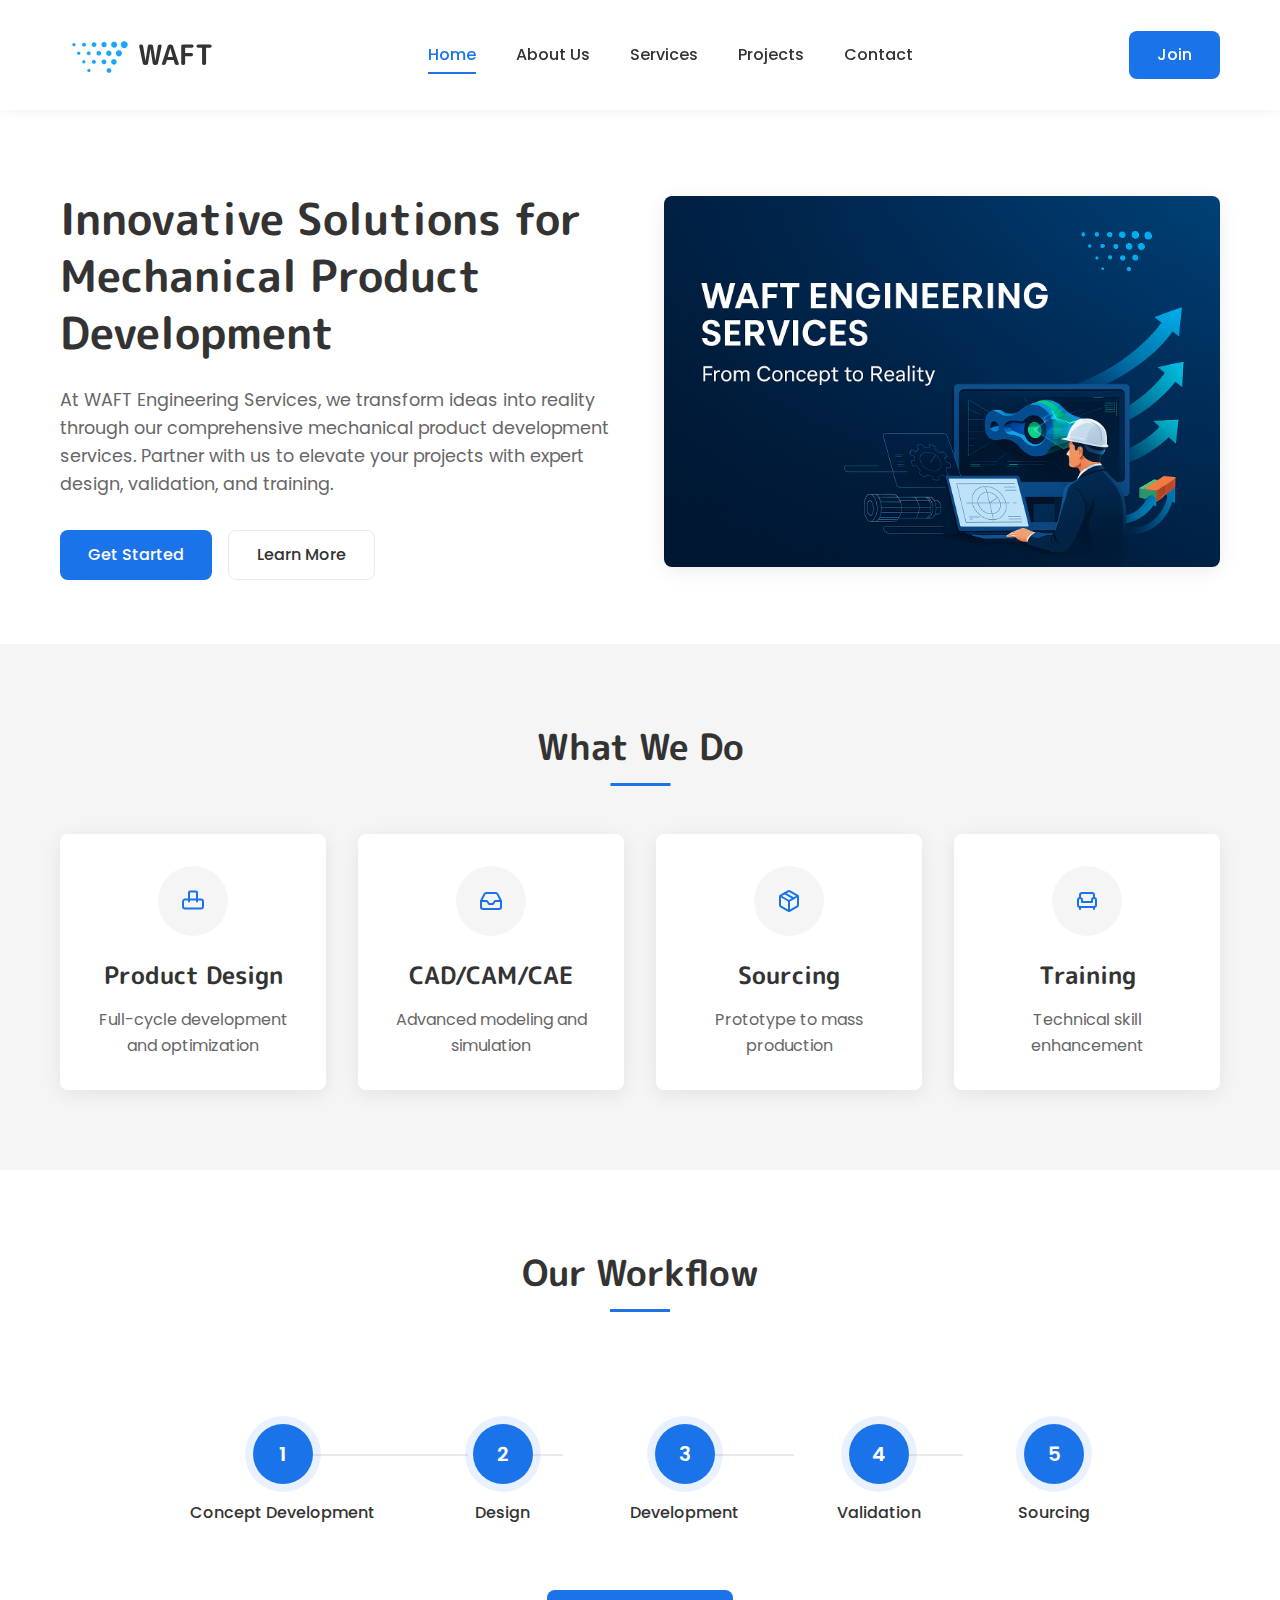
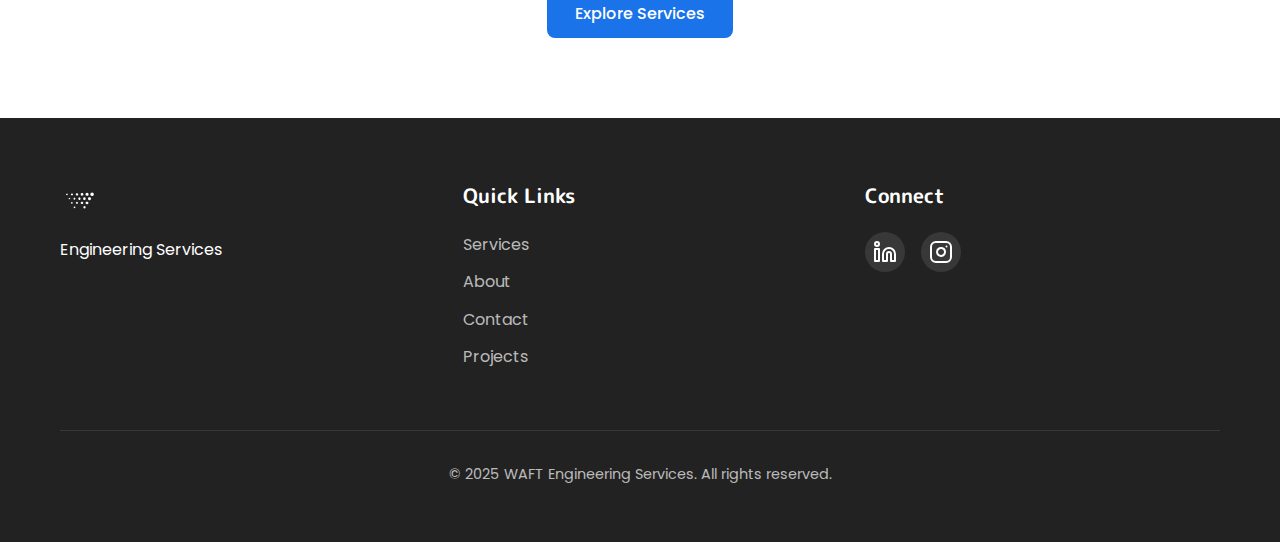
<file: index.html>
<!DOCTYPE html>
<html lang="en">
<head>
    <meta charset="UTF-8">
    <meta name="viewport" content="width=device-width, initial-scale=1.0">
    <title>WAFT Engineering Services | Home</title>
    <link rel="preconnect" href="https://fonts.googleapis.com">
    <link rel="preconnect" href="https://fonts.gstatic.com" crossorigin>
    <link href="https://fonts.googleapis.com/css2?family=M+PLUS+Rounded+1c:wght@400;500;700&family=Poppins:wght@300;400;500;600;700&display=swap" rel="stylesheet">
    <link rel="stylesheet" href="css/style.css">
</head>
<body>
    <!-- Header -->
    <header class="header">
        <div class="container">
            <nav class="navbar">
                <a href="index.html" class="logo">
                    <img src="images/Logo3.png" alt="WAFT Logo" class="logo-img">WAFT
                </a>
                <ul class="nav-links">
                    <li><a href="index.html" class="active">Home</a></li>
                    <li><a href="about.html">About Us</a></li>
                    <li><a href="services.html">Services</a></li>
                    <li><a href="projects.html">Projects</a></li>
                    <li><a href="contact.html">Contact</a></li>
                </ul>
                <div class="auth-buttons">
                    <a href="contact.html" class="btn btn-primary">Join</a>
                    <!--<a href="#" class="btn btn-primary">Learn</a>-->
                </div>
            </nav>
        </div>
    </header>

    <main>
        <!-- Hero Section -->
        <section class="hero">
            <div class="container">
                <div class="hero-grid">
                    <div class="hero-content">
                        <h1>Innovative Solutions for Mechanical Product Development</h1>
                        <p>At WAFT Engineering Services, we transform ideas into reality through our comprehensive mechanical product development services. Partner with us to elevate your projects with expert design, validation, and training.</p>
                        <div class="hero-buttons">
                            <a href="services.html" class="btn btn-primary">Get Started</a>
                            <a href="contact.html" class="btn btn-secondary">Learn More</a>
                        </div>
                    </div>
                    <div class="hero-image">
                        <img src="images/hero-image.png" alt="Engineer working on a laptop" />
                    </div>
                </div>
            </div>
        </section>

        <!-- What We Do Section -->
        <section class="services">
            <div class="container">
                <h2 class="section-heading">What We Do</h2>
                <div class="services-grid">
                    <div class="service-card">
                        <div class="service-icon">
                            <svg xmlns="http://www.w3.org/2000/svg" width="24" height="24" viewBox="0 0 24 24" fill="none" stroke="currentColor" stroke-width="2" stroke-linecap="round" stroke-linejoin="round">
                                <path d="M2 12.5a2 2 0 0 1 2-2h16a2 2 0 0 1 2 2v5a2 2 0 0 1-2 2H4a2 2 0 0 1-2-2v-5Z"></path>
                                <path d="M8 12.5v-9a1 1 0 0 1 1-1h6a1 1 0 0 1 1 1v9"></path>
                            </svg>
                        </div>
                        <h3>Product Design</h3>
                        <p>Full-cycle development and optimization</p>
                    </div>
                    <div class="service-card">
                        <div class="service-icon">
                            <svg xmlns="http://www.w3.org/2000/svg" width="24" height="24" viewBox="0 0 24 24" fill="none" stroke="currentColor" stroke-width="2" stroke-linecap="round" stroke-linejoin="round">
                                <polyline points="22 12 16 12 14 15 10 15 8 12 2 12"></polyline>
                                <path d="M5.45 5.11 2 12v6a2 2 0 0 0 2 2h16a2 2 0 0 0 2-2v-6l-3.45-6.89A2 2 0 0 0 16.76 4H7.24a2 2 0 0 0-1.79 1.11z"></path>
                            </svg>
                        </div>
                        <h3>CAD/CAM/CAE</h3>
                        <p>Advanced modeling and simulation</p>
                    </div>
                    <div class="service-card">
                        <div class="service-icon">
                            <svg xmlns="http://www.w3.org/2000/svg" width="24" height="24" viewBox="0 0 24 24" fill="none" stroke="currentColor" stroke-width="2" stroke-linecap="round" stroke-linejoin="round">
                                <line x1="16.5" y1="9.4" x2="7.5" y2="4.21"></line>
                                <path d="M21 16V8a2 2 0 0 0-1-1.73l-7-4a2 2 0 0 0-2 0l-7 4A2 2 0 0 0 3 8v8a2 2 0 0 0 1 1.73l7 4a2 2 0 0 0 2 0l7-4A2 2 0 0 0 21 16z"></path>
                                <polyline points="3.29 7 12 12 20.71 7"></polyline>
                                <line x1="12" y1="22" x2="12" y2="12"></line>
                            </svg>
                        </div>
                        <h3>Sourcing</h3>
                        <p>Prototype to mass production</p>
                    </div>
                    <div class="service-card">
                        <div class="service-icon">
                            <svg xmlns="http://www.w3.org/2000/svg" width="24" height="24" viewBox="0 0 24 24" fill="none" stroke="currentColor" stroke-width="2" stroke-linecap="round" stroke-linejoin="round">
                                <path d="M19 9V6a2 2 0 0 0-2-2H7a2 2 0 0 0-2 2v3"></path>
                                <path d="M3 11v5a2 2 0 0 0 2 2h14a2 2 0 0 0 2-2v-5a2 2 0 0 0-4 0v2H7v-2a2 2 0 0 0-4 0Z"></path>
                                <path d="M5 18v2"></path>
                                <path d="M19 18v2"></path>
                            </svg>
                        </div>
                        <h3>Training</h3>
                        <p>Technical skill enhancement</p>
                    </div>
                </div>
            </div>
        </section>

        <!-- Workflow Section -->
        <section class="workflow">
            <div class="container">
                <h2 class="section-heading">Our Workflow</h2>
                <div class="workflow-steps">
                    <div class="step">
                        <span class="connector"></span>
                        <div class="step-number">1</div>
                        <p>Concept Development</p>
                    </div>
                    <div class="step">
                        <span class="connector"></span>
                        <div class="step-number">2</div>
                        <p>Design</p>
                    </div>
                    <div class="step">
                        <span class="connector"></span>
                        <div class="step-number">3</div>
                        <p>Development</p>
                    </div>
                    <div class="step">
                        <span class="connector"></span>
                        <div class="step-number">4</div>
                        <p>Validation</p>
                    </div>
                    <div class="step">
                        <div class="step-number">5</div>
                        <p>Sourcing</p>
                    </div>
                </div>
                <div class="workflow-action">
                    <a href="services.html" class="btn btn-primary">Explore Services</a>
                </div>
            </div>
        </section>

        <!-- Testimonials Section
        <section class="testimonials">
            <div class="container">
                <h2 class="section-heading">What Clients Say</h2>
                <div class="testimonial-slider">
                    <div class="testimonial">
                        <div class="testimonial-content">
                            <p>"WAFT Engineering delivered exceptional results that exceeded our expectations. Their mechanical design expertise helped us bring our product to market in record time."</p>
                        </div>
                        <div class="testimonial-author">
                            <div class="author-image"></div>
                            <div class="author-info">
                                <h4>John Smith</h4>
                                <p>CTO, Innovate Tech</p>
                            </div>
                        </div>
                    </div>
                </div>
            </div>
        </section> -->
    </main>

    <!-- Footer -->
    <footer class="footer">
        <div class="container">
            <div class="footer-grid">
                <div class="footer-info">
                    <div class="footer-logo">
                        <img src="images/Logo3.png" alt="WAFT Logo" class="logo-img">
                    </div>
                    <p>Engineering Services</p>
                </div>
                <div class="footer-links">
                    <h3>Quick Links</h3>
                    <ul>
                        <li><a href="services.html">Services</a></li>
                        <li><a href="about.html">About</a></li>
                        <li><a href="contact.html">Contact</a></li>
                        <li><a href="projects.html">Projects</a></li>
                    </ul>
                </div>
                <div class="footer-contact">
                    <h3>Connect</h3>
                    <div class="social-links">
                        <a href="https://www.linkedin.com/company/waft-engineering-services" class="social-link" target="_blank" rel="noopener noreferrer">
                            <svg xmlns="http://www.w3.org/2000/svg" width="24" height="24" viewBox="0 0 24 24" fill="none" stroke="currentColor" stroke-width="2" stroke-linecap="round" stroke-linejoin="round">
                                <path d="M16 8a6 6 0 0 1 6 6v7h-4v-7a2 2 0 0 0-2-2 2 2 0 0 0-2 2v7h-4v-7a6 6 0 0 1 6-6z"></path>
                                <rect width="4" height="12" x="2" y="9"></rect>
                                <circle cx="4" cy="4" r="2"></circle>
                            </svg>
                        </a>
                        <a href="#" class="social-link">
                            <svg xmlns="http://www.w3.org/2000/svg" width="24" height="24" viewBox="0 0 24 24" fill="none" stroke="currentColor" stroke-width="2" stroke-linecap="round" stroke-linejoin="round">
                                <rect width="20" height="20" x="2" y="2" rx="5" ry="5"></rect>
                                <path d="M16 11.37A4 4 0 1 1 12.63 8 4 4 0 0 1 16 11.37z"></path>
                                <line x1="17.5" x2="17.51" y1="6.5" y2="6.5"></line>
                            </svg>
                        </a>
                    </div>
                </div>
            </div>
            <div class="footer-bottom">
                <p>&copy; 2025 WAFT Engineering Services. All rights reserved.</p>
            </div>
        </div>
    </footer>
</body>
</html>
</file>
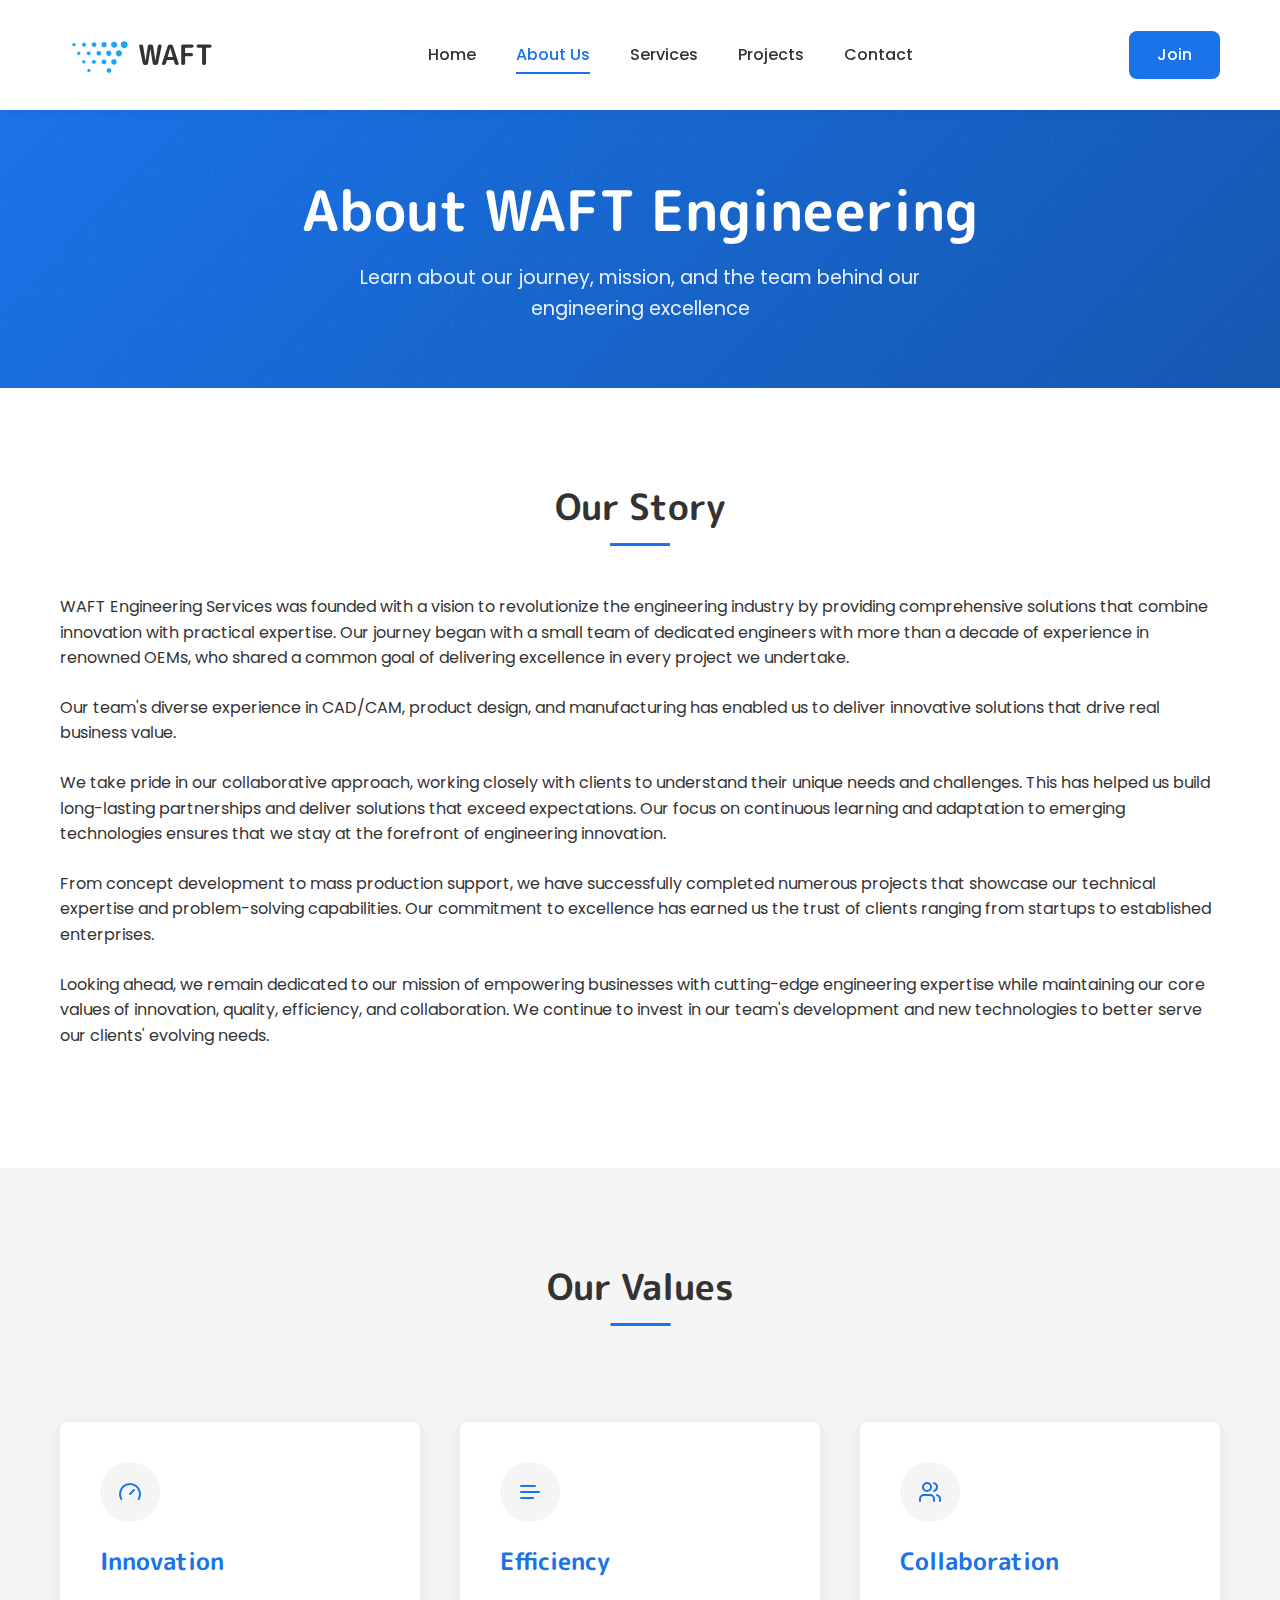
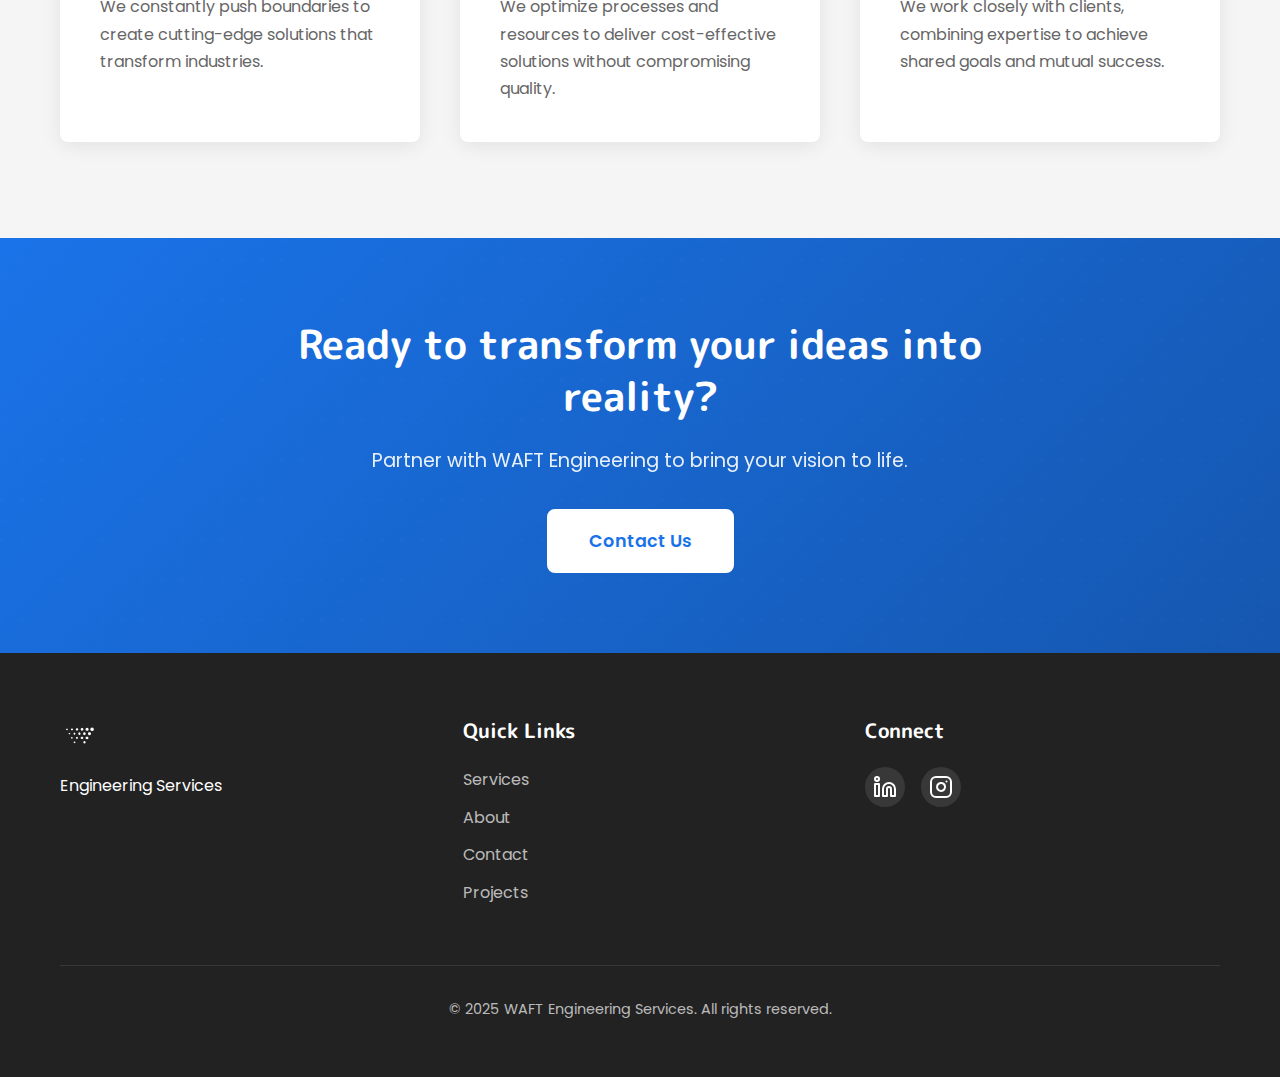
<file: about.html>
<!DOCTYPE html>
<html lang="en">
<head>
    <meta charset="UTF-8">
    <meta name="viewport" content="width=device-width, initial-scale=1.0">
    <title>About | WAFT Engineering Services</title>
    <link rel="preconnect" href="https://fonts.googleapis.com">
    <link rel="preconnect" href="https://fonts.gstatic.com" crossorigin>
    <link href="https://fonts.googleapis.com/css2?family=M+PLUS+Rounded+1c:wght@400;500;700&family=Poppins:wght@300;400;500;600;700&display=swap" rel="stylesheet">
    <link rel="stylesheet" href="css/style.css">
</head>
<body>
    <!-- Header -->
    <header class="header">
        <div class="container">
            <nav class="navbar">
                <a href="index.html" class="logo">
                    <img src="images/Logo3.png" alt="WAFT Logo" class="logo-img">WAFT
                </a>
                <ul class="nav-links">
                    <li><a href="index.html">Home</a></li>
                    <li><a href="about.html" class="active">About Us</a></li>
                    <li><a href="services.html">Services</a></li>
                    <li><a href="projects.html">Projects</a></li>
                    <li><a href="contact.html">Contact</a></li>
                </ul>
                <div class="auth-buttons">
                    <a href="contact.html" class="btn btn-primary">Join</a>
                    <!--<a href="#" class="btn btn-primary">Learn</a>-->
                </div>
            </nav>
        </div>
    </header>

    <main>
        <!-- Page Header -->
        <section class="page-header">
            <div class="container">
                <h1>About WAFT Engineering</h1>
                <p>Learn about our journey, mission, and the team behind our engineering excellence</p>
            </div>
        </section>

        <!-- Our Story Section -->
        <section class="about-story">
            <div class="container">
                <h2 class="section-heading">Our Story</h2>
                <p>WAFT Engineering Services was founded with a vision to revolutionize the engineering industry by providing comprehensive solutions that combine innovation with practical expertise. Our journey began with a small team of dedicated engineers with more than a decade of experience in renowned OEMs, who shared a common goal of delivering excellence in every project we undertake.</p>
                <p>Our team's diverse experience in CAD/CAM, product design, and manufacturing has enabled us to deliver innovative solutions that drive real business value.</p>
                <p>We take pride in our collaborative approach, working closely with clients to understand their unique needs and challenges. This has helped us build long-lasting partnerships and deliver solutions that exceed expectations. Our focus on continuous learning and adaptation to emerging technologies ensures that we stay at the forefront of engineering innovation.</p>
                <p>From concept development to mass production support, we have successfully completed numerous projects that showcase our technical expertise and problem-solving capabilities. Our commitment to excellence has earned us the trust of clients ranging from startups to established enterprises.</p>
                <p>Looking ahead, we remain dedicated to our mission of empowering businesses with cutting-edge engineering expertise while maintaining our core values of innovation, quality, efficiency, and collaboration. We continue to invest in our team's development and new technologies to better serve our clients' evolving needs.</p>
            </div>
        </section>

        <!-- Our Values Section -->
        <section class="values">
            <div class="container">
                <h2 class="section-heading">Our Values</h2>
                <div class="values-grid">
                    <div class="value-card">
                        <div class="value-icon">
                            <svg xmlns="http://www.w3.org/2000/svg" width="24" height="24" viewBox="0 0 24 24" fill="none" stroke="currentColor" stroke-width="2" stroke-linecap="round" stroke-linejoin="round">
                                <path d="m12 14 4-4"></path>
                                <path d="M3.34 19a10 10 0 1 1 17.32 0"></path>
                            </svg>
                        </div>
                        <h3>Innovation</h3>
                        <p>We constantly push boundaries to create cutting-edge solutions that transform industries.</p>
                    </div>
                    <!-- <div class="value-card">
                        <div class="value-icon">
                            <svg xmlns="http://www.w3.org/2000/svg" width="24" height="24" viewBox="0 0 24 24" fill="none" stroke="currentColor" stroke-width="2" stroke-linecap="round" stroke-linejoin="round">
                                <path d="M14.5 2H6a2 2 0 0 0-2 2v16a2 2 0 0 0 2 2h12a2 2 0 0 0 2-2V7.5L14.5 2z"></path>
                                <polyline points="14 2 14 8 20 8"></polyline>
                                <path d="m9 15 2 2 4-4"></path>
                            </svg>
                        </div>
                        <h3>Quality</h3>
                        <p>Excellence is at the core of everything we do, ensuring reliable and robust engineering solutions.</p>
                    </div> -->
                    <div class="value-card">
                        <div class="value-icon">
                            <svg xmlns="http://www.w3.org/2000/svg" width="24" height="24" viewBox="0 0 24 24" fill="none" stroke="currentColor" stroke-width="2" stroke-linecap="round" stroke-linejoin="round">
                                <path d="M17 6.1H3"></path>
                                <path d="M21 12.1H3"></path>
                                <path d="M15.1 18H3"></path>
                            </svg>
                        </div>
                        <h3>Efficiency</h3>
                        <p>We optimize processes and resources to deliver cost-effective solutions without compromising quality.</p>
                    </div>
                    <div class="value-card">
                        <div class="value-icon">
                            <svg xmlns="http://www.w3.org/2000/svg" width="24" height="24" viewBox="0 0 24 24" fill="none" stroke="currentColor" stroke-width="2" stroke-linecap="round" stroke-linejoin="round">
                                <path d="M16 21v-2a4 4 0 0 0-4-4H6a4 4 0 0 0-4 4v2"></path>
                                <circle cx="9" cy="7" r="4"></circle>
                                <path d="M22 21v-2a4 4 0 0 0-3-3.87"></path>
                                <path d="M16 3.13a4 4 0 0 1 0 7.75"></path>
                            </svg>
                        </div>
                        <h3>Collaboration</h3>
                        <p>We work closely with clients, combining expertise to achieve shared goals and mutual success.</p>
                    </div>
                </div>
            </div>
        </section>

        <!-- Business Roadmap Section -->
        <!-- <section class="roadmap">
            <div class="container">
                <h2 class="section-heading">Business Roadmap</h2>
                <div class="roadmap-grid">
                    <div class="roadmap-card">
                        <div class="roadmap-percentage">25%</div>
                        <h3>Freelancing</h3>
                        <p>Specialized by-the-project through trusted contacts</p>
                    </div>
                    <div class="roadmap-card">
                        <div class="roadmap-percentage">50%</div>
                        <h3>Services</h3>
                        <p>Scale-up across technical domains to accelerate business growth</p>
                    </div>
                    <div class="roadmap-card">
                        <div class="roadmap-percentage">100%</div>
                        <h3>Products</h3>
                        <p>Development of products to strengthen the business portfolio</p>
                    </div>
                </div>
            </div>
        </section> -->

        <!-- Team Section
         <br>
         <br>
        <section class="team">
            <div class="container">
                <h2 class="section-heading">Our Team</h2>
                <div class="team-grid">
                    <div class="team-member">
                        <div class="member-photo"></div>
                        <h3>Sarah Johnson</h3>
                        <p>CEO & Lead Engineer</p>
                        <div class="member-social">
                            <a href="#" class="social-link">
                                <svg xmlns="http://www.w3.org/2000/svg" width="18" height="18" viewBox="0 0 24 24" fill="none" stroke="currentColor" stroke-width="2" stroke-linecap="round" stroke-linejoin="round">
                                    <path d="M16 8a6 6 0 0 1 6 6v7h-4v-7a2 2 0 0 0-2-2 2 2 0 0 0-2 2v7h-4v-7a6 6 0 0 1 6-6z"></path>
                                    <rect width="4" height="12" x="2" y="9"></rect>
                                    <circle cx="4" cy="4" r="2"></circle>
                                </svg>
                            </a>
                        </div>
                    </div>
                    <div class="team-member">
                        <div class="member-photo"></div>
                        <h3>Michael Chen</h3>
                        <p>CAD/CAM Specialist</p>
                        <div class="member-social">
                            <a href="#" class="social-link">
                                <svg xmlns="http://www.w3.org/2000/svg" width="18" height="18" viewBox="0 0 24 24" fill="none" stroke="currentColor" stroke-width="2" stroke-linecap="round" stroke-linejoin="round">
                                    <path d="M16 8a6 6 0 0 1 6 6v7h-4v-7a2 2 0 0 0-2-2 2 2 0 0 0-2 2v7h-4v-7a6 6 0 0 1 6-6z"></path>
                                    <rect width="4" height="12" x="2" y="9"></rect>
                                    <circle cx="4" cy="4" r="2"></circle>
                                </svg>
                            </a>
                        </div>
                    </div>
                    <div class="team-member">
                        <div class="member-photo"></div>
                        <h3>Robert Kim</h3>
                        <p>Product Design Lead</p>
                        <div class="member-social">
                            <a href="#" class="social-link">
                                <svg xmlns="http://www.w3.org/2000/svg" width="18" height="18" viewBox="0 0 24 24" fill="none" stroke="currentColor" stroke-width="2" stroke-linecap="round" stroke-linejoin="round">
                                    <path d="M16 8a6 6 0 0 1 6 6v7h-4v-7a2 2 0 0 0-2-2 2 2 0 0 0-2 2v7h-4v-7a6 6 0 0 1 6-6z"></path>
                                    <rect width="4" height="12" x="2" y="9"></rect>
                                    <circle cx="4" cy="4" r="2"></circle>
                                </svg>
                            </a>
                        </div>
                    </div>
                    <div class="team-member">
                        <div class="member-photo"></div>
                        <h3>Emily Garcia</h3>
                        <p>Manufacturing Engineer</p>
                        <div class="member-social">
                            <a href="#" class="social-link">
                                <svg xmlns="http://www.w3.org/2000/svg" width="18" height="18" viewBox="0 0 24 24" fill="none" stroke="currentColor" stroke-width="2" stroke-linecap="round" stroke-linejoin="round">
                                    <path d="M16 8a6 6 0 0 1 6 6v7h-4v-7a2 2 0 0 0-2-2 2 2 0 0 0-2 2v7h-4v-7a6 6 0 0 1 6-6z"></path>
                                    <rect width="4" height="12" x="2" y="9"></rect>
                                    <circle cx="4" cy="4" r="2"></circle>
                                </svg>
                            </a>
                        </div>
                    </div>
                </div>
            </div>
        </section> -->

        <!-- CTA Section -->
        <section class="cta">
            <div class="container">
                <div class="cta-content">
                    <h2>Ready to transform your ideas into reality?</h2>
                    <p>Partner with WAFT Engineering to bring your vision to life.</p>
                    <a href="contact.html" class="btn btn-primary">Contact Us</a>
                </div>
            </div>
        </section>
    </main>

    <!-- Footer -->
    <footer class="footer">
        <div class="container">
            <div class="footer-grid">
                <div class="footer-info">
                    <div class="footer-logo">
                        <img src="images/Logo3.png" alt="WAFT Logo" class="logo-img">
                    </div>
                    <p>Engineering Services</p>
                </div>
                <div class="footer-links">
                    <h3>Quick Links</h3>
                    <ul>
                        <li><a href="services.html">Services</a></li>
                        <li><a href="about.html">About</a></li>
                        <li><a href="contact.html">Contact</a></li>
                        <li><a href="projects.html">Projects</a></li>
                    </ul>
                </div>
                <div class="footer-contact">
                    <h3>Connect</h3>
                    <div class="social-links">
                        <a href="https://www.linkedin.com/company/waft-engineering-services" class="social-link" target="_blank" rel="noopener noreferrer">
                            <svg xmlns="http://www.w3.org/2000/svg" width="24" height="24" viewBox="0 0 24 24" fill="none" stroke="currentColor" stroke-width="2" stroke-linecap="round" stroke-linejoin="round">
                                <path d="M16 8a6 6 0 0 1 6 6v7h-4v-7a2 2 0 0 0-2-2 2 2 0 0 0-2 2v7h-4v-7a6 6 0 0 1 6-6z"></path>
                                <rect width="4" height="12" x="2" y="9"></rect>
                                <circle cx="4" cy="4" r="2"></circle>
                            </svg>
                        </a>
                        <a href="#" class="social-link">
                            <svg xmlns="http://www.w3.org/2000/svg" width="24" height="24" viewBox="0 0 24 24" fill="none" stroke="currentColor" stroke-width="2" stroke-linecap="round" stroke-linejoin="round">
                                <rect width="20" height="20" x="2" y="2" rx="5" ry="5"></rect>
                                <path d="M16 11.37A4 4 0 1 1 12.63 8 4 4 0 0 1 16 11.37z"></path>
                                <line x1="17.5" x2="17.51" y1="6.5" y2="6.5"></line>
                            </svg>
                        </a>
                    </div>
                </div>
            </div>
            <div class="footer-bottom">
                <p>&copy; 2025 WAFT Engineering Services. All rights reserved.</p>
            </div>
        </div>
    </footer>

    <script src="js/main.js"></script>
</body>
</html>
</file>
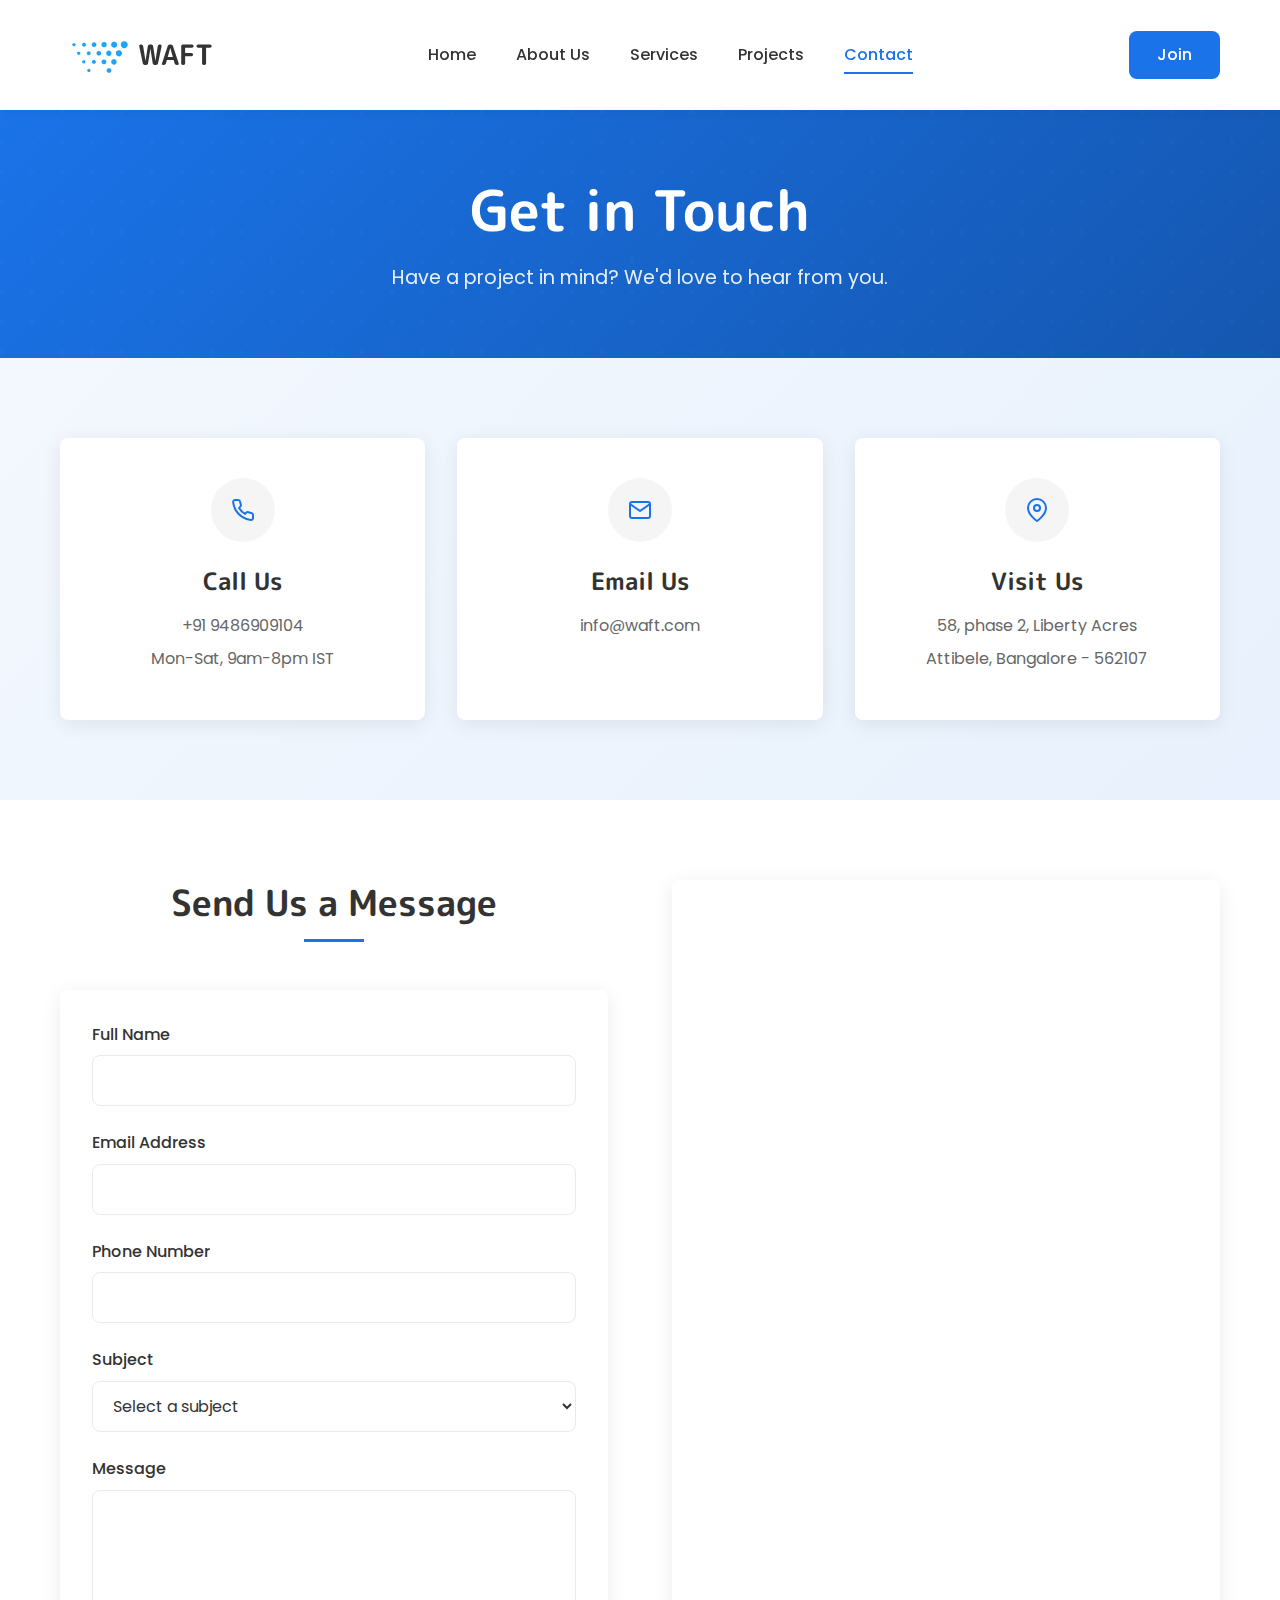
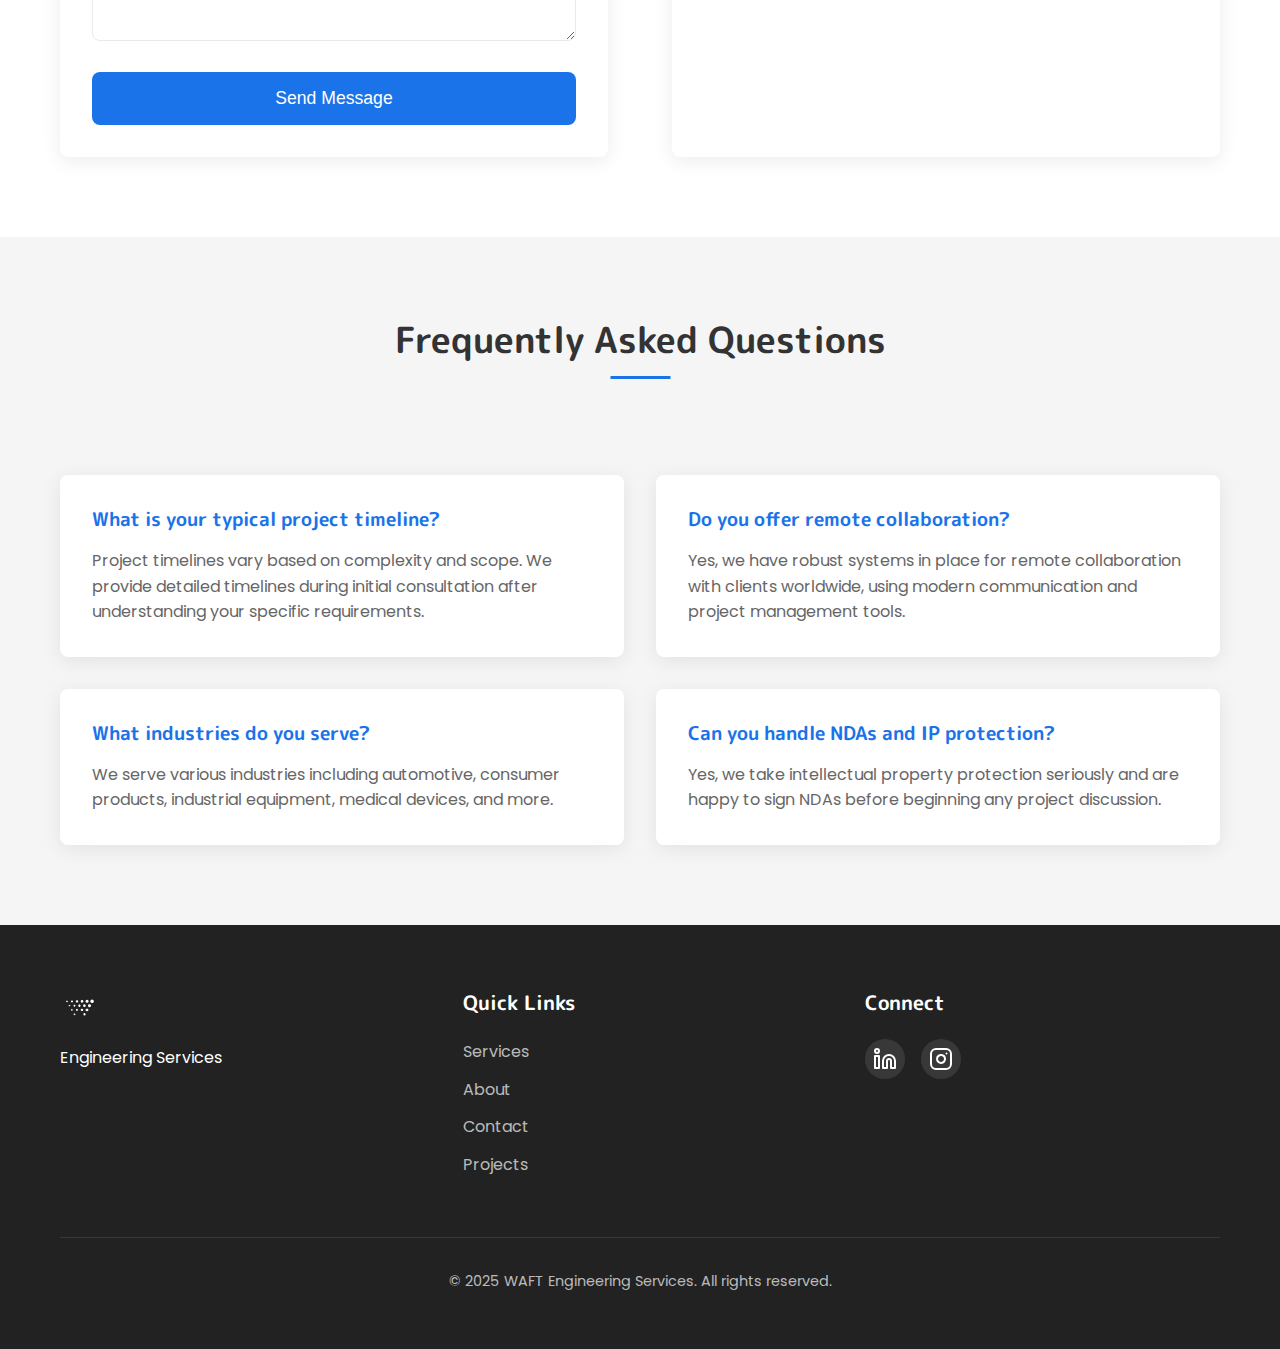
<file: contact.html>
<!DOCTYPE html>
<html lang="en">
<head>
    <meta charset="UTF-8">
    <meta name="viewport" content="width=device-width, initial-scale=1.0">
    <title>Contact | WAFT Engineering Services</title>
    <link rel="preconnect" href="https://fonts.googleapis.com">
    <link rel="preconnect" href="https://fonts.gstatic.com" crossorigin>
    <link href="https://fonts.googleapis.com/css2?family=M+PLUS+Rounded+1c:wght@400;500;700&family=Poppins:wght@300;400;500;600;700&display=swap" rel="stylesheet">
    <link rel="stylesheet" href="css/style.css">
</head>
<body>
    <!-- Header -->
    <header class="header">
        <div class="container">
            <nav class="navbar">
                <a href="index.html" class="logo">
                    <img src="images/Logo3.png" alt="WAFT Logo" class="logo-img">WAFT
                </a>
                <ul class="nav-links">
                    <li><a href="index.html">Home</a></li>
                    <li><a href="about.html">About Us</a></li>
                    <li><a href="services.html">Services</a></li>
                    <li><a href="projects.html">Projects</a></li>
                    <li><a href="contact.html" class="active">Contact</a></li>
                </ul>
                <div class="auth-buttons">
                    <a href="contact.html" class="btn btn-primary">Join</a>
                    <!--<a href="#" class="btn btn-primary">Learn</a>-->
                </div>
            </nav>
        </div>
    </header>

    <main>
        <!-- Page Header -->
        <section class="page-header">
            <div class="container">
                <h1>Get in Touch</h1>
                <p>Have a project in mind? We'd love to hear from you.</p>
            </div>
        </section>

        <!-- Contact Info Section -->
        <section class="contact-info">
            <div class="container">
                <div class="contact-info-grid">
                    <div class="contact-card">
                        <div class="contact-icon">
                            <svg xmlns="http://www.w3.org/2000/svg" width="24" height="24" viewBox="0 0 24 24" fill="none" stroke="currentColor" stroke-width="2" stroke-linecap="round" stroke-linejoin="round">
                                <path d="M22 16.92v3a2 2 0 0 1-2.18 2 19.79 19.79 0 0 1-8.63-3.07 19.5 19.5 0 0 1-6-6 19.79 19.79 0 0 1-3.07-8.67A2 2 0 0 1 4.11 2h3a2 2 0 0 1 2 1.72 12.84 12.84 0 0 0 .7 2.81 2 2 0 0 1-.45 2.11L8.09 9.91a16 16 0 0 0 6 6l1.27-1.27a2 2 0 0 1 2.11-.45 12.84 12.84 0 0 0 2.81.7A2 2 0 0 1 22 16.92z"></path>
                            </svg>
                        </div>
                        <h3>Call Us</h3>
                        <p>+91 9486909104</p>
                        <p>Mon-Sat, 9am-8pm IST</p>
                    </div>
                    <div class="contact-card">
                        <div class="contact-icon">
                            <svg xmlns="http://www.w3.org/2000/svg" width="24" height="24" viewBox="0 0 24 24" fill="none" stroke="currentColor" stroke-width="2" stroke-linecap="round" stroke-linejoin="round">
                                <path d="M4 4h16c1.1 0 2 .9 2 2v12c0 1.1-.9 2-2 2H4c-1.1 0-2-.9-2-2V6c0-1.1.9-2 2-2z"></path>
                                <polyline points="22,6 12,13 2,6"></polyline>
                            </svg>
                        </div>
                        <h3>Email Us</h3>
                        <p>info@waft.com</p>
                    </div>
                    <div class="contact-card">
                        <div class="contact-icon">
                            <svg xmlns="http://www.w3.org/2000/svg" width="24" height="24" viewBox="0 0 24 24" fill="none" stroke="currentColor" stroke-width="2" stroke-linecap="round" stroke-linejoin="round">
                                <path d="M21 10c0 7-9 13-9 13s-9-6-9-13a9 9 0 0 1 18 0z"></path>
                                <circle cx="12" cy="10" r="3"></circle>
                            </svg>
                        </div>
                        <h3>Visit Us</h3>
                        <p>58, phase 2, Liberty Acres</p>
                        <p>Attibele, Bangalore - 562107</p>
                    </div>
                </div>
            </div>
        </section>

        <!-- Contact Form Section -->
        <section class="contact-form-section">
            <div class="container">
                <div class="contact-grid">
                    <div class="form-wrapper">
                        <h2 class="section-heading">Send Us a Message</h2>
                        <form class="contact-form"
                            action="https://formspree.io/f/mqapnbvr"
                            method="POST">
                            <div class="form-group">
                                <label for="name">Full Name</label>
                                <input type="text" id="name" name="name" required>
                            </div>
                            <div class="form-group">
                                <label for="email">Email Address</label>
                                <input type="email" id="email" name="email" required>
                            </div>
                            <div class="form-group">
                                <label for="phone">Phone Number</label>
                                <input type="tel" id="phone" name="phone">
                            </div>
                            <div class="form-group">
                                <label for="subject">Subject</label>
                                <select id="subject" name="subject" required>
                                    <option value="">Select a subject</option>
                                    <option value="product-design">Product Design</option>
                                    <option value="cad-cam">CAD/CAM Services</option>
                                    <option value="sourcing">Sourcing</option>
                                    <option value="training">Training</option>
                                    <option value="other">Other</option>
                                </select>
                            </div>
                            <div class="form-group">
                                <label for="message">Message</label>
                                <textarea id="message" name="message" rows="5" required></textarea>
                            </div>
                            <button type="submit" class="btn btn-primary">Send Message</button>
                        </form>
                    </div>
                    <div class="map-wrapper">
                        <div class="map-container">
                            <iframe 
                                src="https://www.google.com/maps/embed?pb=!1m18!1m12!1m3!1d3890.1666071777397!2d77.77700051482711!3d12.793416390974392!2m3!1f0!2f0!3f0!3m2!1i1024!2i768!4f13.1!3m3!1m2!1s0x3bae6d2d5bb5f1b3%3A0xae4a8350867d2fb7!2sLiberty%20Acres!5e0!3m2!1sen!2sin!4v1650000000000"
                                style="border:0; width: 100%; height: 100%;" 
                                allowfullscreen="" 
                                loading="lazy"
                                referrerpolicy="no-referrer-when-downgrade">
                            </iframe>
                        </div>
                    </div>
                </div>
            </div>
        </section>

        <!-- FAQ Section -->
        <section class="faq-section">
            <div class="container">
                <h2 class="section-heading">Frequently Asked Questions</h2>
                <div class="faq-grid">
                    <div class="faq-item">
                        <h3>What is your typical project timeline?</h3>
                        <p>Project timelines vary based on complexity and scope. We provide detailed timelines during initial consultation after understanding your specific requirements.</p>
                    </div>
                    <div class="faq-item">
                        <h3>Do you offer remote collaboration?</h3>
                        <p>Yes, we have robust systems in place for remote collaboration with clients worldwide, using modern communication and project management tools.</p>
                    </div>
                    <div class="faq-item">
                        <h3>What industries do you serve?</h3>
                        <p>We serve various industries including automotive, consumer products, industrial equipment, medical devices, and more.</p>
                    </div>
                    <div class="faq-item">
                        <h3>Can you handle NDAs and IP protection?</h3>
                        <p>Yes, we take intellectual property protection seriously and are happy to sign NDAs before beginning any project discussion.</p>
                    </div>
                </div>
            </div>
        </section>
    </main>

    <!-- Footer -->
    <footer class="footer">
        <div class="container">
            <div class="footer-grid">
                <div class="footer-info">
                    <div class="footer-logo">
                        <img src="images/Logo3.png" alt="WAFT Logo" class="logo-img">
                    </div>
                    <p>Engineering Services</p>
                </div>
                <div class="footer-links">
                    <h3>Quick Links</h3>
                    <ul>
                        <li><a href="services.html">Services</a></li>
                        <li><a href="about.html">About</a></li>
                        <li><a href="contact.html">Contact</a></li>
                        <li><a href="projects.html">Projects</a></li>
                    </ul>
                </div>
                <div class="footer-contact">
                    <h3>Connect</h3>
                    <div class="social-links">
                        <a href="https://www.linkedin.com/company/waft-engineering-services" class="social-link" target="_blank" rel="noopener noreferrer">
                            <svg xmlns="http://www.w3.org/2000/svg" width="24" height="24" viewBox="0 0 24 24" fill="none" stroke="currentColor" stroke-width="2" stroke-linecap="round" stroke-linejoin="round">
                                <path d="M16 8a6 6 0 0 1 6 6v7h-4v-7a2 2 0 0 0-2-2 2 2 0 0 0-2 2v7h-4v-7a6 6 0 0 1 6-6z"></path>
                                <rect width="4" height="12" x="2" y="9"></rect>
                                <circle cx="4" cy="4" r="2"></circle>
                            </svg>
                        </a>
                        <a href="#" class="social-link">
                            <svg xmlns="http://www.w3.org/2000/svg" width="24" height="24" viewBox="0 0 24 24" fill="none" stroke="currentColor" stroke-width="2" stroke-linecap="round" stroke-linejoin="round">
                                <rect width="20" height="20" x="2" y="2" rx="5" ry="5"></rect>
                                <path d="M16 11.37A4 4 0 1 1 12.63 8 4 4 0 0 1 16 11.37z"></path>
                                <line x1="17.5" x2="17.51" y1="6.5" y2="6.5"></line>
                            </svg>
                        </a>
                    </div>
                </div>
            </div>
            <div class="footer-bottom">
                <p>&copy; 2025 WAFT Engineering Services. All rights reserved.</p>
            </div>
        </div>
    </footer>
</body>
</html>
</file>
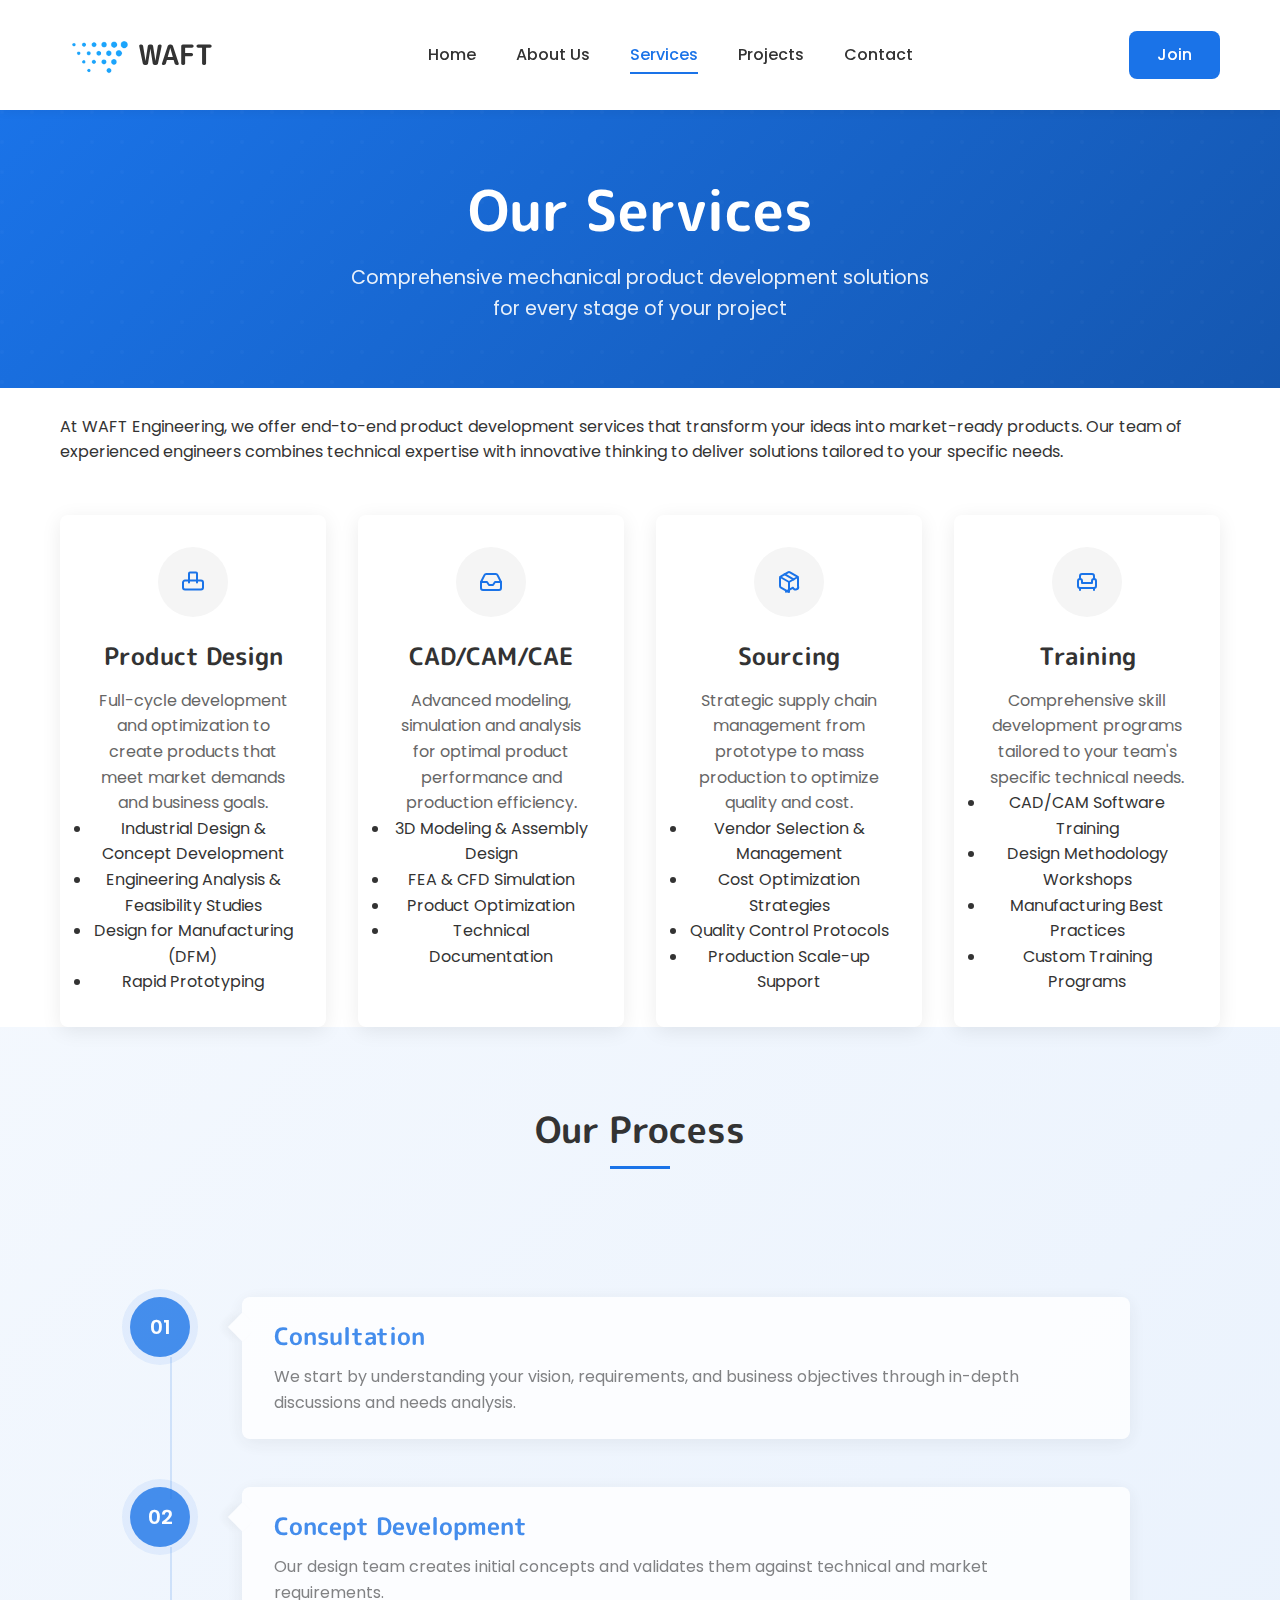
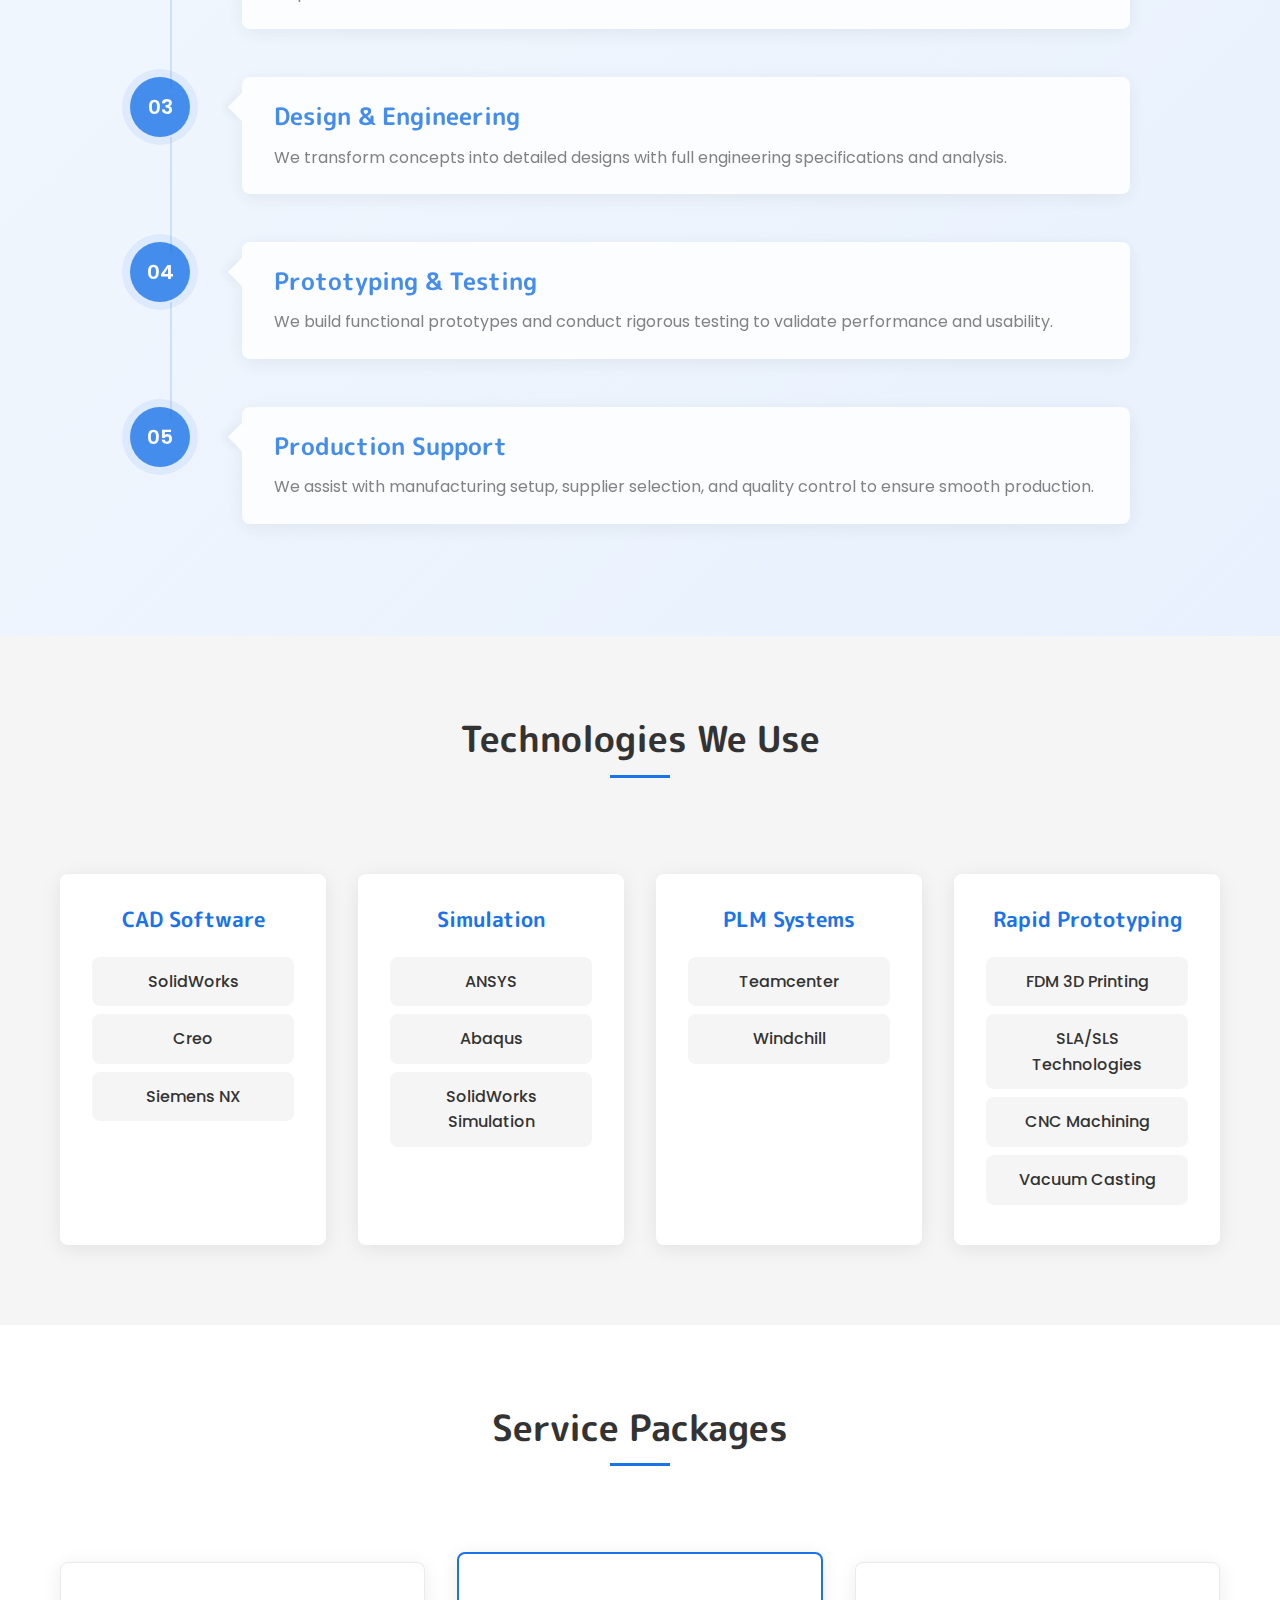
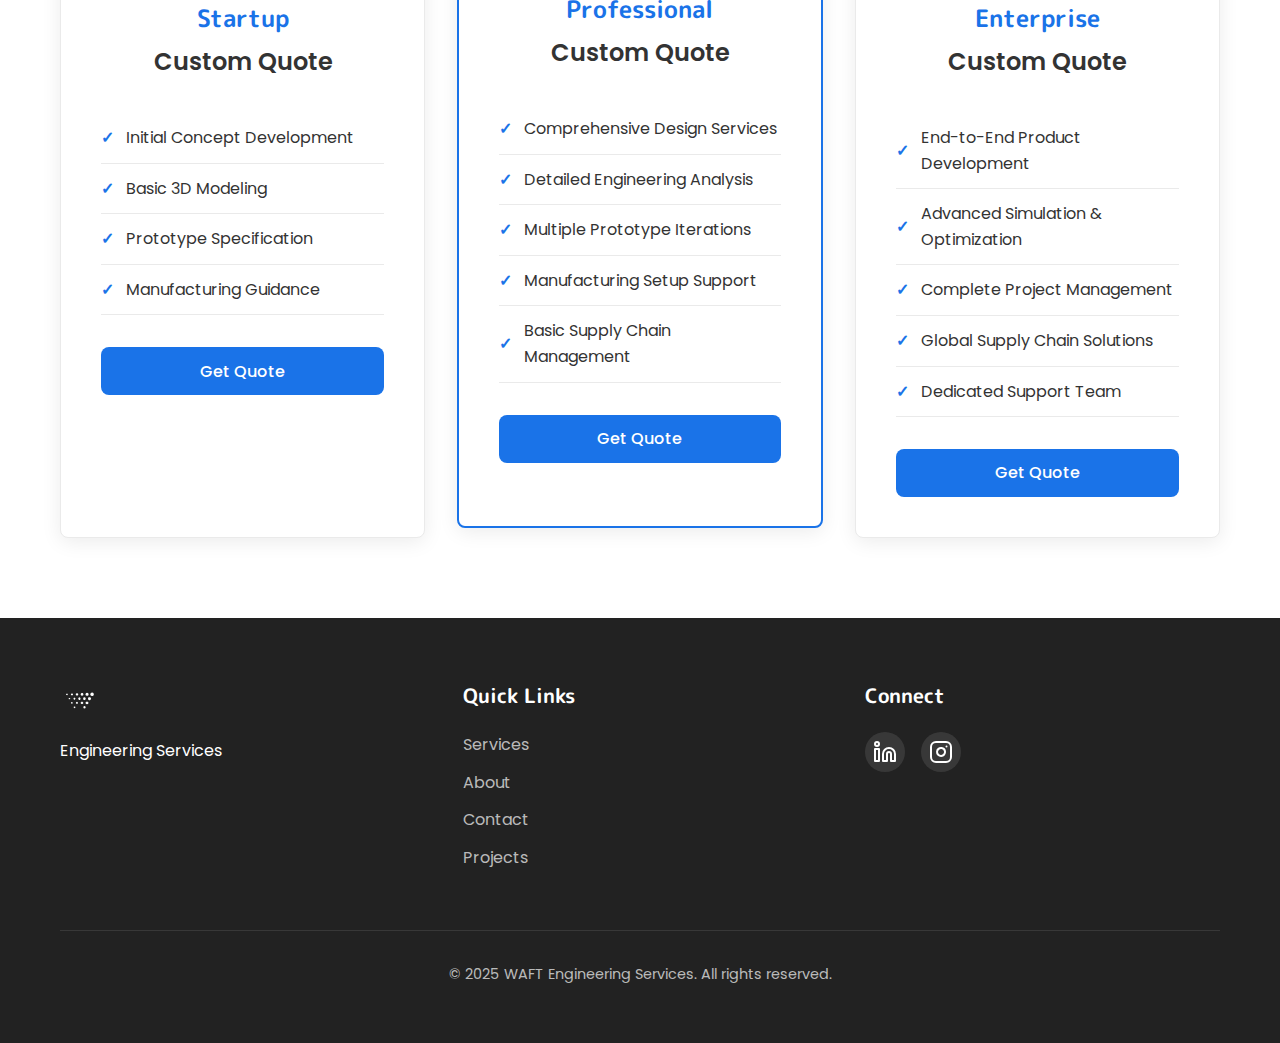
<file: services.html>
<!DOCTYPE html>
<html lang="en">
<head>
    <meta charset="UTF-8">
    <meta name="viewport" content="width=device-width, initial-scale=1.0">
    <title>Services | WAFT Engineering</title>
    <link rel="preconnect" href="https://fonts.googleapis.com">
    <link rel="preconnect" href="https://fonts.gstatic.com" crossorigin>
    <link href="https://fonts.googleapis.com/css2?family=M+PLUS+Rounded+1c:wght@400;500;700&family=Poppins:wght@300;400;500;600;700&display=swap" rel="stylesheet">
    <link rel="stylesheet" href="css/style.css">
</head>
<body>
    <!-- Header -->
    <header class="header">
        <div class="container">
            <nav class="navbar">
                <a href="index.html" class="logo">
                    <img src="images/Logo3.png" alt="WAFT Logo" class="logo-img">WAFT
                </a>
                <ul class="nav-links">
                    <li><a href="index.html">Home</a></li>
                    <li><a href="about.html">About Us</a></li>
                    <li><a href="services.html" class="active">Services</a></li>
                    <li><a href="projects.html">Projects</a></li>
                    <li><a href="contact.html">Contact</a></li>
                </ul>
                <div class="auth-buttons">
                    <a href="contact.html" class="btn btn-primary">Join</a>
                    <!--<a href="#" class="btn btn-primary">Learn</a>-->
                </div>
            </nav>
        </div>
    </header>

    <main>
        <!-- Page Header -->
        <section class="page-header">
            <div class="container">
                <h1>Our Services</h1>
                <p>Comprehensive mechanical product development solutions for every stage of your project</p>
            </div>
        </section>

        <!-- Services Overview -->
        <section class="services-overview">
            <div class="container">
                <br>
                <div class="services-intro">
                    <p>At WAFT Engineering, we offer end-to-end product development services that transform your ideas into market-ready products. Our team of experienced engineers combines technical expertise with innovative thinking to deliver solutions tailored to your specific needs.</p>
                </div>
                <br>
                
                <div class="services-grid expanded">
                    <div class="service-card detailed">
                        <div class="service-icon">
                            <svg xmlns="http://www.w3.org/2000/svg" width="24" height="24" viewBox="0 0 24 24" fill="none" stroke="currentColor" stroke-width="2" stroke-linecap="round" stroke-linejoin="round">
                                <path d="M2 12.5a2 2 0 0 1 2-2h16a2 2 0 0 1 2 2v5a2 2 0 0 1-2 2H4a2 2 0 0 1-2-2v-5Z"></path>
                                <path d="M8 12.5v-9a1 1 0 0 1 1-1h6a1 1 0 0 1 1 1v9"></path>
                            </svg>
                        </div>
                        <h3>Product Design</h3>
                        <p>Full-cycle development and optimization to create products that meet market demands and business goals.</p>
                        <ul class="service-features">
                            <li>Industrial Design & Concept Development</li>
                            <li>Engineering Analysis & Feasibility Studies</li>
                            <li>Design for Manufacturing (DFM)</li>
                            <li>Rapid Prototyping</li>
                        </ul>
                    </div>
                    <div class="service-card detailed">
                        <div class="service-icon">
                            <svg xmlns="http://www.w3.org/2000/svg" width="24" height="24" viewBox="0 0 24 24" fill="none" stroke="currentColor" stroke-width="2" stroke-linecap="round" stroke-linejoin="round">
                                <polyline points="22 12 16 12 14 15 10 15 8 12 2 12"></polyline>
                                <path d="M5.45 5.11 2 12v6a2 2 0 0 0 2 2h16a2 2 0 0 0 2-2v-6l-3.45-6.89A2 2 0 0 0 16.76 4H7.24a2 2 0 0 0-1.79 1.11z"></path>
                            </svg>
                        </div>
                        <h3>CAD/CAM/CAE</h3>
                        <p>Advanced modeling, simulation and analysis for optimal product performance and production efficiency.</p>
                        <ul class="service-features">
                            <li>3D Modeling & Assembly Design</li>
                            <li>FEA & CFD Simulation</li>
                            <li>Product Optimization</li>
                            <li>Technical Documentation</li>
                        </ul>
                    </div>
                    <div class="service-card detailed">
                        <div class="service-icon">
                            <svg xmlns="http://www.w3.org/2000/svg" width="24" height="24" viewBox="0 0 24 24" fill="none" stroke="currentColor" stroke-width="2" stroke-linecap="round" stroke-linejoin="round">
                                <line x1="16.5" y1="9.4" x2="7.5" y2="4.21"></line>
                                <path d="M21 16V8a2 2 0 0 0-1-1.73l-7-4a2 2 0 0 0-2 0l-7 4A2 2 0 0 0 3 8v8a2 2 0 0 0 1 1.73l7 4a2 2 0 0 0-2 0l7-4A2 2 0 0 0 21 16z"></path>
                                <polyline points="3.29 7 12 12 20.71 7"></polyline>
                                <line x1="12" y1="22" x2="12" y2="12"></line>
                            </svg>
                        </div>
                        <h3>Sourcing</h3>
                        <p>Strategic supply chain management from prototype to mass production to optimize quality and cost.</p>
                        <ul class="service-features">
                            <li>Vendor Selection & Management</li>
                            <li>Cost Optimization Strategies</li>
                            <li>Quality Control Protocols</li>
                            <li>Production Scale-up Support</li>
                        </ul>
                    </div>
                    <div class="service-card detailed">
                        <div class="service-icon">
                            <svg xmlns="http://www.w3.org/2000/svg" width="24" height="24" viewBox="0 0 24 24" fill="none" stroke="currentColor" stroke-width="2" stroke-linecap="round" stroke-linejoin="round">
                                <path d="M19 9V6a2 2 0 0 0-2-2H7a2 2 0 0 0-2 2v3"></path>
                                <path d="M3 11v5a2 2 0 0 0 2 2h14a2 2 0 0 0 2-2v-5a2 2 0 0 0-4 0v2H7v-2a2 2 0 0 0-4 0Z"></path>
                                <path d="M5 18v2"></path>
                                <path d="M19 18v2"></path>
                            </svg>
                        </div>
                        <h3>Training</h3>
                        <p>Comprehensive skill development programs tailored to your team's specific technical needs.</p>
                        <ul class="service-features">
                            <li>CAD/CAM Software Training</li>
                            <li>Design Methodology Workshops</li>
                            <li>Manufacturing Best Practices</li>
                            <li>Custom Training Programs</li>
                        </ul>
                    </div>
                </div>
            </div>
        </section>

        <!-- Service Process -->
        <section class="service-process">
            <div class="container">
                <h2 class="section-heading">Our Process</h2>
                <div class="process-timeline">
                    <div class="process-step">
                        <div class="step-number">01</div>
                        <div class="step-content">
                            <h3>Consultation</h3>
                            <p>We start by understanding your vision, requirements, and business objectives through in-depth discussions and needs analysis.</p>
                        </div>
                    </div>
                    <div class="process-step">
                        <div class="step-number">02</div>
                        <div class="step-content">
                            <h3>Concept Development</h3>
                            <p>Our design team creates initial concepts and validates them against technical and market requirements.</p>
                        </div>
                    </div>
                    <div class="process-step">
                        <div class="step-number">03</div>
                        <div class="step-content">
                            <h3>Design & Engineering</h3>
                            <p>We transform concepts into detailed designs with full engineering specifications and analysis.</p>
                        </div>
                    </div>
                    <div class="process-step">
                        <div class="step-number">04</div>
                        <div class="step-content">
                            <h3>Prototyping & Testing</h3>
                            <p>We build functional prototypes and conduct rigorous testing to validate performance and usability.</p>
                        </div>
                    </div>
                    <div class="process-step">
                        <div class="step-number">05</div>
                        <div class="step-content">
                            <h3>Production Support</h3>
                            <p>We assist with manufacturing setup, supplier selection, and quality control to ensure smooth production.</p>
                        </div>
                    </div>
                </div>
            </div>
        </section>

        <!-- Technologies Section -->
        <section class="technologies">
            <div class="container">
                <h2 class="section-heading">Technologies We Use</h2>
                <div class="tech-grid">
                    <div class="tech-category">
                        <h3>CAD Software</h3>
                        <ul class="tech-list">
                            <li>SolidWorks</li>
                            <li>Creo</li>
                            <li>Siemens NX</li>
                        </ul>
                    </div>
                    <div class="tech-category">
                        <h3>Simulation</h3>
                        <ul class="tech-list">
                            <li>ANSYS</li>
                            <li>Abaqus</li>
                            <li>SolidWorks Simulation</li>
                        </ul>
                    </div>
                    <div class="tech-category">
                        <h3>PLM Systems</h3>
                        <ul class="tech-list">
                            <li>Teamcenter</li>
                            <li>Windchill</li>
                        </ul>
                    </div>
                    <div class="tech-category">
                        <h3>Rapid Prototyping</h3>
                        <ul class="tech-list">
                            <li>FDM 3D Printing</li>
                            <li>SLA/SLS Technologies</li>
                            <li>CNC Machining</li>
                            <li>Vacuum Casting</li>
                        </ul>
                    </div>
                </div>
            </div>
        </section>

        <!-- Pricing Section -->
        <section class="pricing">
            <div class="container">
                <h2 class="section-heading">Service Packages</h2>
                <div class="pricing-grid">
                    <div class="pricing-card">
                        <div class="pricing-header">
                            <h3>Startup</h3>
                            <div class="pricing-value">Custom Quote</div>
                        </div>
                        <ul class="pricing-features">
                            <li>Initial Concept Development</li>
                            <li>Basic 3D Modeling</li>
                            <li>Prototype Specification</li>
                            <li>Manufacturing Guidance</li>
                        </ul>
                        <div class="pricing-action">
                            <a href="contact.html" class="btn btn-primary">Get Quote</a>
                        </div>
                    </div>
                    <div class="pricing-card featured">
                        <div class="pricing-header">
                            <h3>Professional</h3>
                            <div class="pricing-value">Custom Quote</div>
                        </div>
                        <ul class="pricing-features">
                            <li>Comprehensive Design Services</li>
                            <li>Detailed Engineering Analysis</li>
                            <li>Multiple Prototype Iterations</li>
                            <li>Manufacturing Setup Support</li>
                            <li>Basic Supply Chain Management</li>
                        </ul>
                        <div class="pricing-action">
                            <a href="contact.html" class="btn btn-primary">Get Quote</a>
                        </div>
                    </div>
                    <div class="pricing-card">
                        <div class="pricing-header">
                            <h3>Enterprise</h3>
                            <div class="pricing-value">Custom Quote</div>
                        </div>
                        <ul class="pricing-features">
                            <li>End-to-End Product Development</li>
                            <li>Advanced Simulation & Optimization</li>
                            <li>Complete Project Management</li>
                            <li>Global Supply Chain Solutions</li>
                            <li>Dedicated Support Team</li>
                        </ul>
                        <div class="pricing-action">
                            <a href="contact.html" class="btn btn-primary">Get Quote</a>
                        </div>
                    </div>
                </div>
            </div>
        </section>
    </main>

    <!-- Footer -->
    <footer class="footer">
        <div class="container">
            <div class="footer-grid">
                <div class="footer-info">
                    <div class="footer-logo">
                        <img src="images/Logo3.png" alt="WAFT Logo" class="logo-img">
                    </div>
                    <p>Engineering Services</p>
                </div>
                <div class="footer-links">
                    <h3>Quick Links</h3>
                    <ul>
                        <li><a href="services.html">Services</a></li>
                        <li><a href="about.html">About</a></li>
                        <li><a href="contact.html">Contact</a></li>
                        <li><a href="projects.html">Projects</a></li>
                    </ul>
                </div>
                <div class="footer-contact">
                    <h3>Connect</h3>
                    <div class="social-links">
                        <a href="https://www.linkedin.com/company/waft-engineering-services" class="social-link" target="_blank" rel="noopener noreferrer">
                            <svg xmlns="http://www.w3.org/2000/svg" width="24" height="24" viewBox="0 0 24 24" fill="none" stroke="currentColor" stroke-width="2" stroke-linecap="round" stroke-linejoin="round">
                                <path d="M16 8a6 6 0 0 1 6 6v7h-4v-7a2 2 0 0 0-2-2 2 2 0 0 0-2 2v7h-4v-7a6 6 0 0 1 6-6z"></path>
                                <rect width="4" height="12" x="2" y="9"></rect>
                                <circle cx="4" cy="4" r="2"></circle>
                            </svg>
                        </a>
                        <a href="#" class="social-link">
                            <svg xmlns="http://www.w3.org/2000/svg" width="24" height="24" viewBox="0 0 24 24" fill="none" stroke="currentColor" stroke-width="2" stroke-linecap="round" stroke-linejoin="round">
                                <rect width="20" height="20" x="2" y="2" rx="5" ry="5"></rect>
                                <path d="M16 11.37A4 4 0 1 1 12.63 8 4 4 0 0 1 16 11.37z"></path>
                                <line x1="17.5" x2="17.51" y1="6.5" y2="6.5"></line>
                            </svg>
                        </a>
                    </div>
                </div>
            </div>
            <div class="footer-bottom">
                <p>&copy; 2025 WAFT Engineering Services. All rights reserved.</p>
            </div>
        </div>
    </footer>
</body>
</html>
</file>
<file: css/style.css>
/* Base Styles */
:root {
    --color-primary: #1a73e8;
    --color-primary-dark: #1557b0;
    --color-secondary: #f5f5f5;
    --color-dark: #222;
    --color-text: #333;
    --color-text-light: #666;
    --color-background: #fff;
    --color-border: #eaeaea;
    --border-radius: 8px;
    --box-shadow: 0 4px 20px rgba(0, 0, 0, 0.08);
    --transition: all 0.3s ease;
}

* {
    margin: 0;
    padding: 0;
    box-sizing: border-box;
}

html {
    scroll-behavior: smooth;
}

body {
    font-family: 'Poppins', sans-serif;
    font-size: 16px;
    line-height: 1.6;
    color: var(--color-text);
    background-color: var(--color-background);
}

.container {
    width: 100%;
    max-width: 1200px;
    margin: 0 auto;
    padding: 0 20px;
}

/* Typography */
h1, h2, h3, h4, h5, h6 {
    font-family: 'M PLUS Rounded 1c', sans-serif;
    font-weight: 700;
    line-height: 1.3;
    margin-bottom: 1rem;
}

h1 {
    font-size: 2.75rem;
}

h2 {
    font-size: 2.25rem;
}

h3 {
    font-size: 1.5rem;
}

p {
    margin-bottom: 1.5rem;
}

a {
    text-decoration: none;
    color: var(--color-primary);
    transition: var(--transition);
}

.section-heading {
    text-align: center;
    margin-bottom: 3rem;
    position: relative;
    display: inline-block;
    left: 50%;
    transform: translateX(-50%);
}

.section-heading::after {
    content: '';
    display: block;
    width: 60px;
    height: 3px;
    background-color: var(--color-primary);
    margin: 0.75rem auto 0;
}

/* Buttons */
.btn {
    display: inline-flex;
    align-items: center;
    justify-content: center;
    padding: 0.7rem 1.75rem;
    border-radius: var(--border-radius);
    font-weight: 500;
    cursor: pointer;
    transition: var(--transition);
    font-size: 1rem;
}

.btn-primary {
    background-color: var(--color-primary);
    color: white;
    border: none;
}

.btn-primary:hover {
    background-color: var(--color-primary-dark);
    transform: translateY(-2px);
    box-shadow: 0 6px 15px rgba(26, 115, 232, 0.25);
}

.btn-secondary {
    background-color: white;
    color: var(--color-text);
    border: 1px solid var(--color-border);
}

.btn-secondary:hover {
    background-color: var(--color-secondary);
    transform: translateY(-2px);
    box-shadow: 0 6px 15px rgba(0, 0, 0, 0.05);
}

/* Header & Navigation */
.header {
    padding: 1.25rem 0;
    background-color: var(--color-background);
    position: sticky;
    top: 0;
    z-index: 100;
    box-shadow: 0 2px 10px rgba(0, 0, 0, 0.05);
}

.navbar {
    display: flex;
    justify-content: space-between;
    align-items: center;
}

.logo {
    font-family: 'M PLUS Rounded 1c', sans-serif;
    font-weight: 700;
    font-size: 1.75rem;
    color: var(--color-text);
    text-decoration: none;
    display: flex;
    align-items: center;
}

.logo-img {
    height: 70px; /* Adjust height while maintaining aspect ratio */
    width: auto;
    max-width: 150px; /* Maximum width to prevent oversized logos */
    object-fit: contain; /* Ensures the image maintains its aspect ratio */
}

.nav-links {
    display: flex;
    list-style: none;
    margin: 0;
    padding: 0;
}

.nav-links li {
    margin: 0 1.25rem;
}

.nav-links a {
    color: var(--color-text);
    text-decoration: none;
    font-weight: 500;
    padding: 0.5rem 0;
    position: relative;
    transition: var(--transition);
}

.nav-links a::after {
    content: '';
    position: absolute;
    bottom: 0;
    left: 0;
    width: 0;
    height: 2px;
    background-color: var(--color-primary);
    transition: var(--transition);
}

.nav-links a:hover,
.nav-links a.active {
    color: var(--color-primary);
}

.nav-links a:hover::after,
.nav-links a.active::after {
    width: 100%;
}

.auth-buttons {
    display: flex;
    gap: 1rem;
}

/* Hero Section */
.hero {
    padding: 5rem 0 4rem;
}

.hero-grid {
    display: grid;
    grid-template-columns: 1fr 1fr;
    align-items: center;
    gap: 3rem;
}

.hero-content h1 {
    margin-bottom: 1.5rem;
}

.hero-content p {
    font-size: 1.1rem;
    color: var(--color-text-light);
    margin-bottom: 2rem;
}

.hero-buttons {
    display: flex;
    gap: 1rem;
}

.hero-image img {
    width: 100%;
    border-radius: var(--border-radius);
    box-shadow: var(--box-shadow);
    transition: var(--transition);
}

.hero-image img:hover {
    transform: scale(1.02);
    box-shadow: 0 6px 30px rgba(0, 0, 0, 0.12);
}

/* Services Section */
.services {
    padding: 5rem 0;
    background-color: var(--color-secondary);
}

.services-grid {
    display: grid;
    grid-template-columns: repeat(auto-fit, minmax(240px, 1fr));
    gap: 2rem;
}

.service-card {
    background-color: var(--color-background);
    border-radius: var(--border-radius);
    padding: 2rem;
    text-align: center;
    box-shadow: var(--box-shadow);
    transition: var(--transition);
}

.service-card:hover {
    transform: translateY(-10px);
    box-shadow: 0 15px 30px rgba(0, 0, 0, 0.1);
}

.service-icon {
    width: 70px;
    height: 70px;
    margin: 0 auto 1.5rem;
    display: flex;
    align-items: center;
    justify-content: center;
    background-color: var(--color-secondary);
    color: var(--color-primary);
    border-radius: 50%;
    transition: var(--transition);
}

.service-card:hover .service-icon {
    background-color: var(--color-primary);
    color: white;
}

.service-card h3 {
    margin-bottom: 1rem;
}

.service-card p {
    color: var(--color-text-light);
    margin-bottom: 0;
}

/* Service Process Section */
.service-process {
    padding: 5rem 0;
    background: linear-gradient(135deg, rgba(26, 115, 232, 0.05), rgba(26, 115, 232, 0.1));
}

.process-timeline {
    max-width: 1000px;
    margin: 3rem auto 0;
    position: relative;
    padding: 2rem 0;
}

.process-step {
    display: grid;
    grid-template-columns: 80px 1fr;
    gap: 2rem;
    margin-bottom: 3rem;
    position: relative;
    opacity: 0.8;
    transform: translateX(-10px);
    transition: var(--transition);
}

.process-step:last-child {
    margin-bottom: 0;
}

.process-step::before {
    content: '';
    position: absolute;
    left: 40px;
    top: 60px;
    bottom: -60px;
    width: 2px;
    background: var(--color-primary);
    opacity: 0.2;
}

.process-step:last-child::before {
    display: none;
}

.process-step:hover {
    opacity: 1;
    transform: translateX(0);
}

.step-number {
    width: 60px;
    height: 60px;
    background: var(--color-primary);
    color: white;
    border-radius: 50%;
    display: flex;
    align-items: center;
    justify-content: center;
    font-size: 1.5rem;
    font-weight: 600;
    position: relative;
    box-shadow: 0 0 0 8px rgba(26, 115, 232, 0.1);
    transition: var(--transition);
}

.process-step:hover .step-number {
    transform: scale(1.1);
    box-shadow: 0 0 0 12px rgba(26, 115, 232, 0.1);
}

.step-content {
    padding: 1.5rem 2rem;
    background: var(--color-background);
    border-radius: var(--border-radius);
    box-shadow: var(--box-shadow);
    position: relative;
    transition: var(--transition);
}

.step-content::before {
    content: '';
    position: absolute;
    left: -10px;
    top: 20px;
    width: 20px;
    height: 20px;
    background: var(--color-background);
    transform: rotate(45deg);
    box-shadow: -5px 5px 10px rgba(0, 0, 0, 0.05);
}

.process-step:hover .step-content {
    transform: translateY(-5px);
    box-shadow: 0 15px 30px rgba(0, 0, 0, 0.1);
}

.step-content h3 {
    color: var(--color-primary);
    margin-bottom: 0.75rem;
}

.step-content p {
    color: var(--color-text-light);
    margin-bottom: 0;
    line-height: 1.6;
}

@media (max-width: 768px) {
    .process-step {
        grid-template-columns: 60px 1fr;
        gap: 1.5rem;
    }
    
    .process-step::before {
        left: 30px;
    }
    
    .step-number {
        width: 50px;
        height: 50px;
        font-size: 1.25rem;
    }
    
    .step-content {
        padding: 1.25rem 1.5rem;
    }
}

/* Workflow Section */
.workflow {
    padding: 5rem 0;
}

.workflow-steps {
    display: flex;
    justify-content: space-between;
    margin: 4rem 0;
    position: relative;
    max-width: 900px;
    margin-left: auto;
    margin-right: auto;
}

.step {
    display: flex;
    flex-direction: column;
    align-items: center;
    text-align: center;
    position: relative;
    z-index: 1;
}

.connector {
    position: absolute;
    top: 30px;
    left: calc(50% + 30px);
    height: 2px;
    background-color: var(--color-border);
    width: calc(100% - 30px);
    z-index: 0;
}

.step:last-child .connector {
    display: none;
}

.step-number {
    width: 60px;
    height: 60px;
    background-color: var(--color-primary);
    color: white;
    border-radius: 50%;
    display: flex;
    align-items: center;
    justify-content: center;
    margin-bottom: 1rem;
    font-weight: 600;
    font-size: 1.25rem;
    position: relative;
    z-index: 2;
    transition: var(--transition);
}

.step:hover .step-number {
    transform: scale(1.1);
    box-shadow: 0 5px 15px rgba(26, 115, 232, 0.3);
}

.step p {
    font-weight: 500;
    margin-bottom: 0;
}

.workflow-action {
    text-align: center;
    margin-top: 3rem;
}

/* Testimonials */
.testimonials {
    padding: 5rem 0;
    background-color: var(--color-secondary);
}

.testimonial {
    background-color: var(--color-background);
    border-radius: var(--border-radius);
    padding: 2.5rem;
    box-shadow: var(--box-shadow);
    max-width: 800px;
    margin: 0 auto;
}

.testimonial-content {
    margin-bottom: 1.5rem;
}

.testimonial-content p {
    font-size: 1.1rem;
    font-style: italic;
    margin-bottom: 0;
}

.testimonial-author {
    display: flex;
    align-items: center;
}

.author-image {
    width: 60px;
    height: 60px;
    border-radius: 50%;
    background-color: #ddd;
    margin-right: 1rem;
}

.author-info h4 {
    margin-bottom: 0.25rem;
}

.author-info p {
    color: var(--color-text-light);
    margin-bottom: 0;
}

/* Footer */
.footer {
    background-color: var(--color-dark);
    color: white;
    padding: 4rem 0 2rem;
}

.footer-grid {
    display: grid;
    grid-template-columns: repeat(auto-fit, minmax(200px, 1fr));
    gap: 3rem;
    margin-bottom: 3rem;
}

.footer-logo {
    font-family: 'M PLUS Rounded 1c', sans-serif;
    font-weight: 700;
    font-size: 1.75rem;
    margin-bottom: 0.5rem;
}

.footer-logo .logo-img {
    height: 35px; /* Slightly smaller in footer */
    filter: brightness(0) invert(1); /* Makes the logo white in the footer */
}

.footer h3 {
    font-size: 1.25rem;
    margin-bottom: 1.5rem;
    color: white;
}

.footer-links ul {
    list-style: none;
}

.footer-links li {
    margin-bottom: 0.75rem;
}

.footer-links a {
    color: rgba(255, 255, 255, 0.7);
    transition: var(--transition);
}

.footer-links a:hover {
    color: white;
}

.social-links {
    display: flex;
    gap: 1rem;
}

.social-link {
    width: 40px;
    height: 40px;
    display: flex;
    align-items: center;
    justify-content: center;
    background-color: rgba(255, 255, 255, 0.1);
    border-radius: 50%;
    transition: var(--transition);
    color: white;
}

.social-link:hover {
    background-color: var(--color-primary);
    transform: translateY(-3px);
}

.footer-bottom {
    text-align: center;
    padding-top: 2rem;
    border-top: 1px solid rgba(255, 255, 255, 0.1);
    color: rgba(255, 255, 255, 0.7);
    font-size: 0.9rem;
}

/* Technologies Section */
.technologies {
    padding: 5rem 0;
    background-color: var(--color-secondary);
}

.tech-grid {
    display: grid;
    grid-template-columns: repeat(auto-fit, minmax(250px, 1fr));
    gap: 2rem;
    margin-top: 3rem;
}

.tech-category {
    background-color: var(--color-background);
    border-radius: var(--border-radius);
    padding: 2rem;
    box-shadow: var(--box-shadow);
    transition: var(--transition);
}

.tech-category:hover {
    transform: translateY(-5px);
    box-shadow: 0 15px 30px rgba(0, 0, 0, 0.1);
}

.tech-category h3 {
    color: var(--color-primary);
    margin-bottom: 1.5rem;
    text-align: center;
    font-size: 1.3rem;
}

.tech-list {
    list-style: none;
    padding: 0;
    margin: 0;
}

.tech-list li {
    padding: 0.75rem 1rem;
    margin-bottom: 0.5rem;
    background-color: var(--color-secondary);
    border-radius: var(--border-radius);
    font-weight: 500;
    text-align: center;
    transition: var(--transition);
}

.tech-list li:hover {
    background-color: var(--color-primary);
    color: white;
    transform: translateX(5px);
}

/* Pricing Section */
.pricing {
    padding: 5rem 0;
}

.pricing-grid {
    display: grid;
    grid-template-columns: repeat(auto-fit, minmax(280px, 1fr));
    gap: 2rem;
    margin-top: 3rem;
}

.pricing-card {
    background-color: var(--color-background);
    border-radius: var(--border-radius);
    padding: 2.5rem;
    box-shadow: var(--box-shadow);
    transition: var(--transition);
    border: 1px solid var(--color-border);
}

.pricing-card.featured {
    border: 2px solid var(--color-primary);
    transform: translateY(-10px);
}

.pricing-card:hover {
    transform: translateY(-5px);
    box-shadow: 0 15px 30px rgba(0, 0, 0, 0.1);
}

.pricing-header {
    text-align: center;
    margin-bottom: 2rem;
}

.pricing-header h3 {
    color: var(--color-primary);
    margin-bottom: 0.5rem;
}

.pricing-value {
    font-size: 1.5rem;
    font-weight: 600;
    color: var(--color-text);
}

.pricing-features {
    list-style: none;
    padding: 0;
    margin: 0 0 2rem 0;
}

.pricing-features li {
    padding: 0.75rem 0;
    border-bottom: 1px solid var(--color-border);
    display: flex;
    align-items: center;
}

.pricing-features li::before {
    content: '✓';
    color: var(--color-primary);
    margin-right: 0.75rem;
    font-weight: bold;
}

.pricing-action {
    text-align: center;
}

.pricing-action .btn {
    width: 100%;
}

/* Enhanced Team Section */
.team-grid {
    display: grid;
    grid-template-columns: repeat(auto-fit, minmax(250px, 1fr));
    gap: 2.5rem;
    margin-top: 3rem;
}

.team-member {
    background-color: var(--color-background);
    border-radius: var(--border-radius);
    padding: 2rem;
    text-align: center;
    box-shadow: var(--box-shadow);
    transition: var(--transition);
    position: relative;
    overflow: hidden;
}

.team-member::before {
    content: '';
    position: absolute;
    top: 0;
    left: 0;
    width: 100%;
    height: 100%;
    background: linear-gradient(135deg, var(--color-primary), var(--color-primary-dark));
    opacity: 0;
    transition: var(--transition);
    z-index: 1;
}

.team-member:hover {
    transform: translateY(-10px);
}

.member-photo {
    width: 150px;
    height: 150px;
    border-radius: 50%;
    margin: 0 auto 1.5rem;
    overflow: hidden;
    border: 3px solid var(--color-background);
    box-shadow: 0 0 0 2px var(--color-primary);
    transition: var(--transition);
    position: relative;
    z-index: 2;
}

.team-member:hover .member-photo {
    transform: scale(1.1);
    box-shadow: 0 0 0 3px var(--color-primary);
}

.team-member h3 {
    color: var(--color-text);
    margin-bottom: 0.5rem;
    font-size: 1.3rem;
    position: relative;
    z-index: 2;
}

.team-member p {
    color: var(--color-primary);
    font-weight: 500;
    margin-bottom: 1.5rem;
    position: relative;
    z-index: 2;
}

.member-social {
    display: flex;
    justify-content: center;
    gap: 1rem;
    position: relative;
    z-index: 2;
}

.member-social .social-link {
    width: 40px;
    height: 40px;
    display: flex;
    align-items: center;
    justify-content: center;
    background-color: var(--color-secondary);
    border-radius: 50%;
    transition: var(--transition);
    color: var(--color-primary);
}

.member-social .social-link:hover {
    background-color: var(--color-primary);
    color: white;
    transform: translateY(-3px);
}

/* Enhanced CTA Section */
.cta {
    background: linear-gradient(135deg, var(--color-primary), var(--color-primary-dark));
    color: white;
    padding: 5rem 0;
    position: relative;
    overflow: hidden;
}

.cta::before {
    content: '';
    position: absolute;
    top: 0;
    left: 0;
    width: 100%;
    height: 100%;
    background: url('data:image/svg+xml,<svg width="20" height="20" viewBox="0 0 20 20" xmlns="http://www.w3.org/2000/svg"><circle cx="2" cy="2" r="2" fill="white" opacity="0.1"/></svg>') repeat;
    opacity: 0.1;
}

.cta-content {
    text-align: center;
    max-width: 800px;
    margin: 0 auto;
    position: relative;
    z-index: 1;
}

.cta-content h2 {
    font-size: 2.5rem;
    margin-bottom: 1.5rem;
    color: white;
}

.cta-content p {
    font-size: 1.2rem;
    margin-bottom: 2rem;
    opacity: 0.9;
}

.cta .btn-primary {
    background-color: white;
    color: var(--color-primary);
    padding: 1rem 2.5rem;
    font-size: 1.1rem;
    font-weight: 600;
    border: 2px solid white;
}

.cta .btn-primary:hover {
    background-color: transparent;
    color: white;
}

/* Page Header Enhancement */
.page-header {
    background: linear-gradient(135deg, var(--color-primary), var(--color-primary-dark));
    color: white;
    padding: 4rem 0;
    text-align: center;
    position: relative;
    overflow: hidden;
}

.page-header::before {
    content: '';
    position: absolute;
    width: 100%;
    height: 100%;
    top: 0;
    left: 0;
    background: url('data:image/svg+xml,<svg width="30" height="30" viewBox="0 0 30 30" xmlns="http://www.w3.org/2000/svg"><circle cx="2" cy="2" r="2" fill="white" opacity="0.1"/></svg>') repeat;
    opacity: 0.2;
}

.page-header h1 {
    font-size: 3.5rem;
    margin-bottom: 1rem;
    animation: fadeInUp 0.8s ease;
}

.page-header p {
    font-size: 1.2rem;
    max-width: 600px;
    margin: 0 auto;
    opacity: 0.9;
    animation: fadeInUp 0.8s ease 0.2s backwards;
}

/* About Story Section Enhancement */
.about-story {
    padding: 6rem 0;
}

.about-content {
    max-width: 800px;
    margin: 0 auto;
    animation: fadeInUp 0.8s ease;
}

.about-content h2 {
    color: var(--color-primary);
    margin-bottom: 2rem;
    position: relative;
    text-align: center;
}

.about-content h2::after {
    content: '';
    display: block;
    width: 80px;
    height: 4px;
    background: var(--color-primary);
    margin: 1rem auto 0;
    border-radius: 2px;
}

.about-content p {
    font-size: 1.1rem;
    color: var(--color-text-light);
    margin-bottom: 1.5rem;
    line-height: 1.8;
    text-align: justify;
}

/* Values Section Enhancement */
.values {
    padding: 6rem 0;
    background-color: var(--color-secondary);
}

.values-grid {
    display: grid;
    grid-template-columns: repeat(auto-fit, minmax(280px, 1fr));
    gap: 2.5rem;
    margin-top: 3rem;
}

.value-card {
    background: var(--color-background);
    padding: 2.5rem;
    border-radius: var(--border-radius);
    box-shadow: var(--box-shadow);
    transition: var(--transition);
    position: relative;
    overflow: hidden;
    animation: fadeInUp 0.8s ease;
}

.value-card::before {
    content: '';
    position: absolute;
    width: 100%;
    height: 3px;
    background: var(--color-primary);
    bottom: 0;
    left: 0;
    transform: scaleX(0);
    transform-origin: left;
    transition: transform 0.3s ease;
}

.value-card:hover {
    transform: translateY(-10px);
}

.value-card:hover::before {
    transform: scaleX(1);
}

.value-icon {
    width: 60px;
    height: 60px;
    background: var(--color-secondary);
    border-radius: 50%;
    display: flex;
    align-items: center;
    justify-content: center;
    margin-bottom: 1.5rem;
    color: var(--color-primary);
    transition: var(--transition);
}

.value-card:hover .value-icon {
    background: var(--color-primary);
    color: white;
    transform: rotateY(180deg);
}

.value-card h3 {
    color: var(--color-primary);
    margin-bottom: 1rem;
}

.value-card p {
    color: var(--color-text-light);
    line-height: 1.7;
    margin: 0;
}

/* Business Roadmap Enhancement */
.roadmap {
    padding: 6rem 0;
    background: linear-gradient(135deg, rgba(26, 115, 232, 0.05), rgba(26, 115, 232, 0.1));
}

.roadmap-grid {
    display: grid;
    grid-template-columns: repeat(auto-fit, minmax(250px, 1fr));
    gap: 2rem;
    margin-top: 3rem;
}

.roadmap-card {
    background: var(--color-background);
    padding: 2.5rem;
    border-radius: var(--border-radius);
    text-align: center;
    position: relative;
    overflow: hidden;
    box-shadow: var(--box-shadow);
    transition: var(--transition);
    animation: fadeInUp 0.8s ease;
}

.roadmap-percentage {
    font-size: 2.5rem;
    font-weight: 700;
    color: var(--color-primary);
    margin-bottom: 1rem;
    position: relative;
    display: inline-block;
}

.roadmap-percentage::after {
    content: '';
    position: absolute;
    width: 40px;
    height: 40px;
    background: var(--color-primary);
    opacity: 0.1;
    border-radius: 50%;
    top: 50%;
    left: 50%;
    transform: translate(-50%, -50%);
    z-index: -1;
    transition: var(--transition);
}

.roadmap-card:hover .roadmap-percentage::after {
    width: 60px;
    height: 60px;
}

.roadmap-card h3 {
    color: var(--color-text);
    margin-bottom: 1rem;
}

.roadmap-card p {
    color: var(--color-text-light);
    margin: 0;
}

/* Contact Info Section */
.contact-info {
    padding: 5rem 0;
    background: linear-gradient(135deg, rgba(26, 115, 232, 0.05), rgba(26, 115, 232, 0.1));
}

.contact-info-grid {
    display: grid;
    grid-template-columns: repeat(auto-fit, minmax(280px, 1fr));
    gap: 2rem;
}

.contact-card {
    background: var(--color-background);
    padding: 2.5rem;
    border-radius: var(--border-radius);
    text-align: center;
    box-shadow: var(--box-shadow);
    transition: var(--transition);
    animation: fadeInUp 0.8s ease;
}

.contact-card:hover {
    transform: translateY(-10px);
    box-shadow: 0 15px 30px rgba(0, 0, 0, 0.1);
}

.contact-icon {
    width: 64px;
    height: 64px;
    margin: 0 auto 1.5rem;
    background: var(--color-secondary);
    border-radius: 50%;
    display: flex;
    align-items: center;
    justify-content: center;
    color: var(--color-primary);
    transition: var(--transition);
}

.contact-card:hover .contact-icon {
    background: var(--color-primary);
    color: white;
    transform: rotateY(180deg);
}

.contact-card h3 {
    color: var(--color-text);
    margin-bottom: 1rem;
}

.contact-card p {
    color: var(--color-text-light);
    margin-bottom: 0.5rem;
}

/* Contact Form Section */
.contact-form-section {
    padding: 5rem 0;
    background: var(--color-background);
}

.contact-grid {
    display: grid;
    grid-template-columns: 1fr 1fr;
    gap: 4rem;
    align-items: start;
}

.form-wrapper {
    animation: fadeInLeft 1s ease;
}

.contact-form {
    background: var(--color-background);
    padding: 2rem;
    border-radius: var(--border-radius);
    box-shadow: var(--box-shadow);
}

.form-group {
    margin-bottom: 1.5rem;
}

.form-group label {
    display: block;
    margin-bottom: 0.5rem;
    color: var(--color-text);
    font-weight: 500;
}

.form-group input,
.form-group select,
.form-group textarea {
    width: 100%;
    padding: 0.75rem 1rem;
    border: 1px solid var(--color-border);
    border-radius: var(--border-radius);
    background: var(--color-background);
    color: var(--color-text);
    font-family: inherit;
    font-size: 1rem;
    transition: var(--transition);
}

.form-group input:focus,
.form-group select:focus,
.form-group textarea:focus {
    outline: none;
    border-color: var(--color-primary);
    box-shadow: 0 0 0 3px rgba(26, 115, 232, 0.1);
}

.form-group textarea {
    resize: vertical;
    min-height: 120px;
}

.contact-form .btn {
    width: 100%;
    padding: 1rem;
    font-size: 1.1rem;
}

.map-wrapper {
    width: 100%;
    height: 100%;
}

.map-container {
    width: 100%;
    height: 600px;
    overflow: hidden;
    position: relative;
}

.map-container iframe {
    position: absolute;
    top: 0;
    left: 0;
    bottom: 0;
    right: 0;
    width: 100%;
    height: 100%;
    border: none;
}

.map-wrapper {
    animation: fadeInRight 1s ease;
}

.map-container {
    height: 100%;
    min-height: 500px;
    border-radius: var(--border-radius);
    overflow: hidden;
    box-shadow: var(--box-shadow);
}

/* FAQ Section */
.faq-section {
    padding: 5rem 0;
    background: var(--color-secondary);
}

.faq-grid {
    display: grid;
    grid-template-columns: repeat(auto-fit, minmax(400px, 1fr));
    gap: 2rem;
    margin-top: 3rem;
}

.faq-item {
    background: var(--color-background);
    padding: 2rem;
    border-radius: var(--border-radius);
    box-shadow: var(--box-shadow);
    transition: var(--transition);
    animation: fadeInUp 0.8s ease;
}

.faq-item:hover {
    transform: translateY(-5px);
    box-shadow: 0 15px 30px rgba(0, 0, 0, 0.1);
}

.faq-item h3 {
    color: var(--color-primary);
    margin-bottom: 1rem;
    font-size: 1.2rem;
}

.faq-item p {
    color: var(--color-text-light);
    margin: 0;
    line-height: 1.6;
}

/* Projects Page */
.featured-projects {
    padding: 5rem 0;
    background-color: var(--color-secondary);
}

.projects-grid {
    display: grid;
    grid-template-columns: repeat(auto-fit, minmax(350px, 1fr));
    gap: 2rem;
}

.project-card {
    background-color: var(--color-background);
    border-radius: var(--border-radius);
    overflow: hidden;
    box-shadow: var(--box-shadow);
    transition: var(--transition);
}

.project-card:hover {
    transform: translateY(-5px);
    box-shadow: 0 15px 30px rgba(0, 0, 0, 0.1);
}

.project-image {
    width: 100%;
    height: 250px;
    overflow: hidden;
}

.project-image img {
    width: 100%;
    height: 100%;
    object-fit: cover;
    transition: var(--transition);
}

.project-card:hover .project-image img {
    transform: scale(1.05);
}

.project-content {
    padding: 1.5rem;
}

.project-content h3 {
    margin-bottom: 0.5rem;
    color: var(--color-dark);
}

.project-category {
    color: var(--color-primary);
    font-weight: 500;
    margin-bottom: 1rem;
}

.project-description {
    color: var(--color-text-light);
    margin-bottom: 1.5rem;
    line-height: 1.6;
}

.project-tech {
    display: flex;
    flex-wrap: wrap;
    gap: 0.5rem;
}

.tech-tag {
    background-color: var(--color-secondary);
    color: var(--color-text);
    padding: 0.25rem 0.75rem;
    border-radius: 20px;
    font-size: 0.875rem;
    transition: var(--transition);
}

.tech-tag:hover {
    background-color: var(--color-primary);
    color: white;
}

@media (max-width: 768px) {
    .projects-grid {
        grid-template-columns: 1fr;
    }
    
    .project-image {
        height: 200px;
    }
}

/* Responsive adjustments for smaller screens */
@media (max-width: 576px) {
    .project-content {
        padding: 1rem;
    }
    
    .project-tech {
        justify-content: center;
    }
}

/* Animations */
@keyframes fadeInUp {
    from {
        opacity: 0;
        transform: translateY(20px);
    }
    to {
        opacity: 1;
        transform: translateY(0);
    }
}

@keyframes fadeInLeft {
    from {
        opacity: 0;
        transform: translateX(-20px);
    }
    to {
        opacity: 1;
        transform: translateX(0);
    }
}

@keyframes fadeInRight {
    from {
        opacity: 0;
        transform: translateX(20px);
    }
    to {
        opacity: 1;
        transform: translateX(0);
    }
}

/* Responsive Enhancements */
@media (max-width: 992px) {
    .page-header h1 {
        font-size: 2.5rem;
    }
    
    .about-grid {
        grid-template-columns: 1fr;
        gap: 3rem;
    }
    
    .about-image {
        order: -1;
    }
    
    .about-image::before {
        top: 10px;
        left: 10px;
    }
}

@media (max-width: 992px) {
    .contact-grid {
        grid-template-columns: 1fr;
        gap: 3rem;
    }
    
    .map-container {
        min-height: 400px;
    }
}

@media (max-width: 768px) {
    .values-grid {
        grid-template-columns: 1fr;
    }
    
    .roadmap-grid {
        grid-template-columns: 1fr;
    }
    
    .value-card,
    .roadmap-card {
        padding: 2rem;
    }
}

@media (max-width: 768px) {
    .faq-grid {
        grid-template-columns: 1fr;
    }
    
    .contact-form {
        padding: 1.5rem;
    }
    
    .map-container {
        min-height: 300px;
    }
}

/* Responsive Styles */
@media (max-width: 992px) {
    h1 {
        font-size: 2.25rem;
    }
    h2 {
        font-size: 1.75rem;
    }
    .hero-grid {
        grid-template-columns: 1fr;
    }
    .hero-image {
        order: -1;
    }
    .nav-links {
        display: none;
    }
}

@media (max-width: 768px) {
    .workflow-steps {
        flex-direction: column;
        gap: 2.5rem;
    }
    .connector {
        width: 2px;
        height: calc(100% - 30px);
        left: 30px;
        top: calc(50% + 30px);
    }
    .service-card {
        padding: 1.5rem;
    }
    .testimonial {
        padding: 1.5rem;
    }
}

@media (max-width: 576px) {
    .auth-buttons .btn {
        padding: 0.5rem 1rem;
        font-size: 0.9rem;
    }
    .auth-buttons {
        gap: 0.5rem;
    }
    .footer-grid {
        gap: 2rem;
    }
}

@media (max-width: 576px) {
    .contact-card {
        padding: 1.5rem;
    }
    
    .contact-icon {
        width: 48px;
        height: 48px;
    }
}

@media (max-width: 576px) {
    .logo-img {
        height: 32px;
    }
    
    .footer-logo .logo-img {
        height: 28px;
    }
}
</file>
